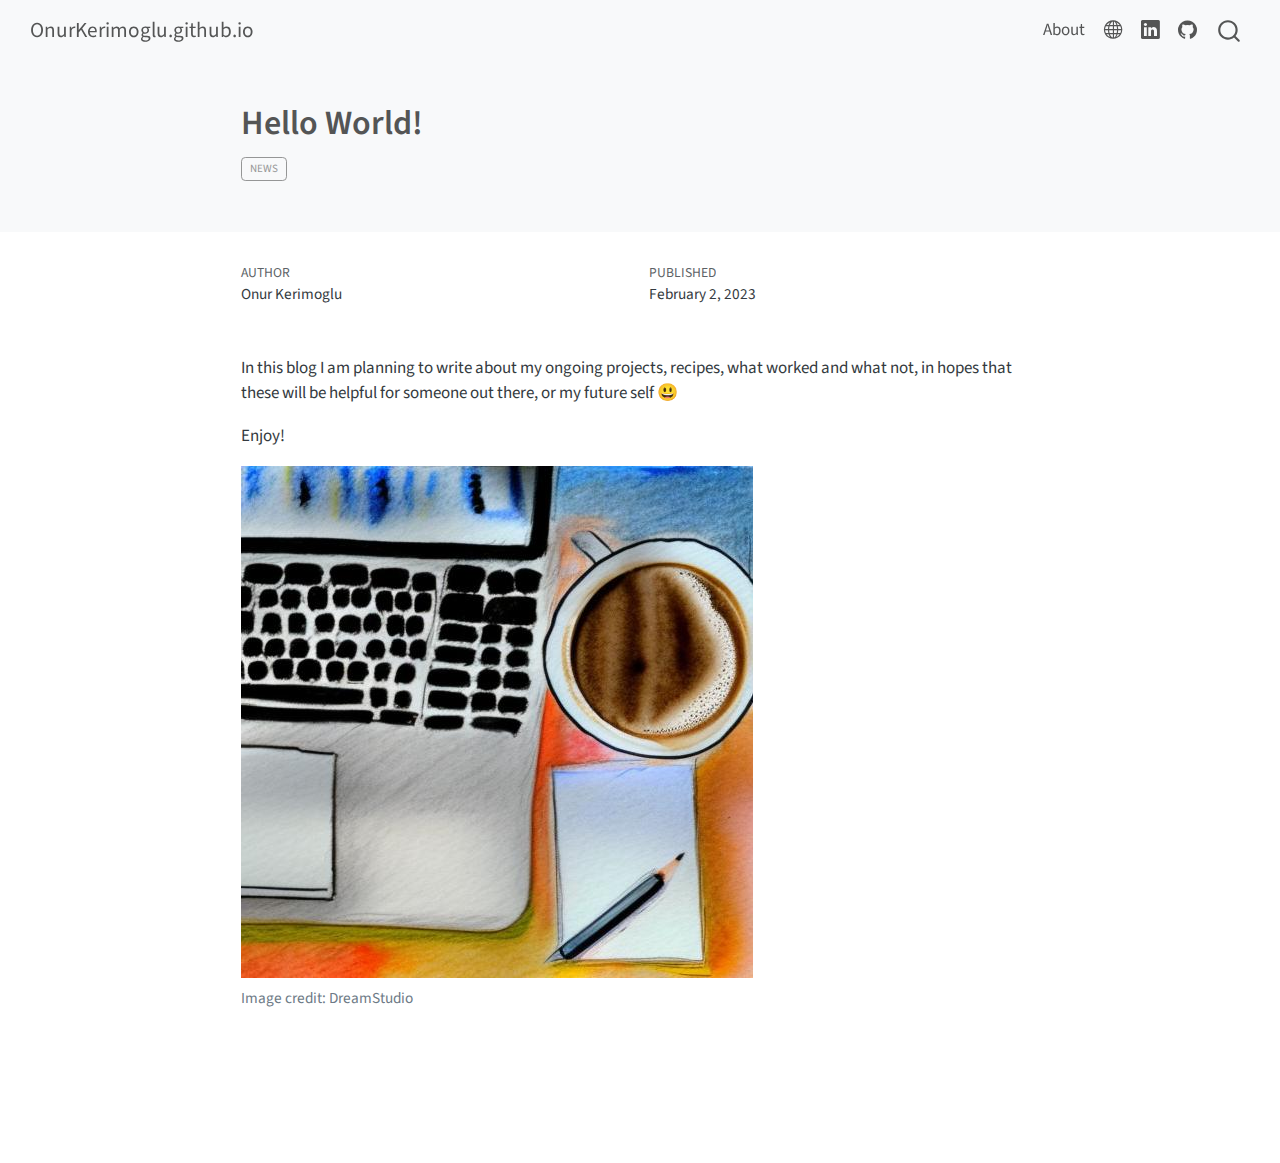
<file: posts/welcome/index.html>
<!DOCTYPE html>
<html xmlns="http://www.w3.org/1999/xhtml" lang="en" xml:lang="en"><head>

<meta charset="utf-8">
<meta name="generator" content="quarto-1.6.39">

<meta name="viewport" content="width=device-width, initial-scale=1.0, user-scalable=yes">

<meta name="author" content="Onur Kerimoglu">
<meta name="dcterms.date" content="2023-02-02">

<title>Hello World! – OnurKerimoglu.github.io</title>
<style>
code{white-space: pre-wrap;}
span.smallcaps{font-variant: small-caps;}
div.columns{display: flex; gap: min(4vw, 1.5em);}
div.column{flex: auto; overflow-x: auto;}
div.hanging-indent{margin-left: 1.5em; text-indent: -1.5em;}
ul.task-list{list-style: none;}
ul.task-list li input[type="checkbox"] {
  width: 0.8em;
  margin: 0 0.8em 0.2em -1em; /* quarto-specific, see https://github.com/quarto-dev/quarto-cli/issues/4556 */ 
  vertical-align: middle;
}
</style>


<script src="../../site_libs/quarto-nav/quarto-nav.js"></script>
<script src="../../site_libs/quarto-nav/headroom.min.js"></script>
<script src="../../site_libs/clipboard/clipboard.min.js"></script>
<script src="../../site_libs/quarto-search/autocomplete.umd.js"></script>
<script src="../../site_libs/quarto-search/fuse.min.js"></script>
<script src="../../site_libs/quarto-search/quarto-search.js"></script>
<meta name="quarto:offset" content="../../">
<script src="../../site_libs/quarto-html/quarto.js"></script>
<script src="../../site_libs/quarto-html/popper.min.js"></script>
<script src="../../site_libs/quarto-html/tippy.umd.min.js"></script>
<script src="../../site_libs/quarto-html/anchor.min.js"></script>
<link href="../../site_libs/quarto-html/tippy.css" rel="stylesheet">
<link href="../../site_libs/quarto-html/quarto-syntax-highlighting-e26003cea8cd680ca0c55a263523d882.css" rel="stylesheet" id="quarto-text-highlighting-styles">
<script src="../../site_libs/bootstrap/bootstrap.min.js"></script>
<link href="../../site_libs/bootstrap/bootstrap-icons.css" rel="stylesheet">
<link href="../../site_libs/bootstrap/bootstrap-8e654c165831b4976dcf0066251c6d9a.min.css" rel="stylesheet" append-hash="true" id="quarto-bootstrap" data-mode="light">
<script id="quarto-search-options" type="application/json">{
  "location": "navbar",
  "copy-button": false,
  "collapse-after": 3,
  "panel-placement": "end",
  "type": "overlay",
  "limit": 50,
  "keyboard-shortcut": [
    "f",
    "/",
    "s"
  ],
  "show-item-context": false,
  "language": {
    "search-no-results-text": "No results",
    "search-matching-documents-text": "matching documents",
    "search-copy-link-title": "Copy link to search",
    "search-hide-matches-text": "Hide additional matches",
    "search-more-match-text": "more match in this document",
    "search-more-matches-text": "more matches in this document",
    "search-clear-button-title": "Clear",
    "search-text-placeholder": "",
    "search-detached-cancel-button-title": "Cancel",
    "search-submit-button-title": "Submit",
    "search-label": "Search"
  }
}</script>


<link rel="stylesheet" href="../../styles.css">
</head>

<body class="nav-fixed fullcontent">

<div id="quarto-search-results"></div>
  <header id="quarto-header" class="headroom fixed-top quarto-banner">
    <nav class="navbar navbar-expand-lg " data-bs-theme="dark">
      <div class="navbar-container container-fluid">
      <div class="navbar-brand-container mx-auto">
    <a class="navbar-brand" href="../../index.html">
    <span class="navbar-title">OnurKerimoglu.github.io</span>
    </a>
  </div>
            <div id="quarto-search" class="" title="Search"></div>
          <button class="navbar-toggler" type="button" data-bs-toggle="collapse" data-bs-target="#navbarCollapse" aria-controls="navbarCollapse" role="menu" aria-expanded="false" aria-label="Toggle navigation" onclick="if (window.quartoToggleHeadroom) { window.quartoToggleHeadroom(); }">
  <span class="navbar-toggler-icon"></span>
</button>
          <div class="collapse navbar-collapse" id="navbarCollapse">
            <ul class="navbar-nav navbar-nav-scroll ms-auto">
  <li class="nav-item">
    <a class="nav-link" href="../../about.html"> 
<span class="menu-text">About</span></a>
  </li>  
  <li class="nav-item compact">
    <a class="nav-link" href="https://sites.google.com/view/onur-kerimoglu"> <i class="bi bi-globe" role="img">
</i> 
<span class="menu-text"></span></a>
  </li>  
  <li class="nav-item compact">
    <a class="nav-link" href="https://www.linkedin.com/in/onur-kerimoglu/"> <i class="bi bi-linkedin" role="img">
</i> 
<span class="menu-text"></span></a>
  </li>  
  <li class="nav-item compact">
    <a class="nav-link" href="https://github.com/OnurKerimoglu"> <i class="bi bi-github" role="img">
</i> 
<span class="menu-text"></span></a>
  </li>  
</ul>
          </div> <!-- /navcollapse -->
            <div class="quarto-navbar-tools">
</div>
      </div> <!-- /container-fluid -->
    </nav>
</header>
<!-- content -->
<header id="title-block-header" class="quarto-title-block default page-columns page-full">
  <div class="quarto-title-banner page-columns page-full">
    <div class="quarto-title column-body">
      <h1 class="title">Hello World!</h1>
                                <div class="quarto-categories">
                <div class="quarto-category">news</div>
              </div>
                  </div>
  </div>
    
  
  <div class="quarto-title-meta">

      <div>
      <div class="quarto-title-meta-heading">Author</div>
      <div class="quarto-title-meta-contents">
               <p>Onur Kerimoglu </p>
            </div>
    </div>
      
      <div>
      <div class="quarto-title-meta-heading">Published</div>
      <div class="quarto-title-meta-contents">
        <p class="date">February 2, 2023</p>
      </div>
    </div>
    
      
    </div>
    
  
  </header><div id="quarto-content" class="quarto-container page-columns page-rows-contents page-layout-article page-navbar">
<!-- sidebar -->
<!-- margin-sidebar -->
    
<!-- main -->
<main class="content quarto-banner-title-block" id="quarto-document-content">





<p>In this blog I am planning to write about my ongoing projects, recipes, what worked and what not, in hopes that these will be helpful for someone out there, or my future self 😃</p>
<p>Enjoy!</p>
<div class="quarto-figure quarto-figure-left">
<figure class="figure">
<p><img src="DreamStudio_a_pencil_and_watercolor_drawing_of_steaming_coffee_next_to_a_computer_keyboard_on_desk.jpg" class="img-fluid figure-img"></p>
<figcaption>Image credit: DreamStudio</figcaption>
</figure>
</div>



</main> <!-- /main -->
<script id="quarto-html-after-body" type="application/javascript">
window.document.addEventListener("DOMContentLoaded", function (event) {
  const toggleBodyColorMode = (bsSheetEl) => {
    const mode = bsSheetEl.getAttribute("data-mode");
    const bodyEl = window.document.querySelector("body");
    if (mode === "dark") {
      bodyEl.classList.add("quarto-dark");
      bodyEl.classList.remove("quarto-light");
    } else {
      bodyEl.classList.add("quarto-light");
      bodyEl.classList.remove("quarto-dark");
    }
  }
  const toggleBodyColorPrimary = () => {
    const bsSheetEl = window.document.querySelector("link#quarto-bootstrap");
    if (bsSheetEl) {
      toggleBodyColorMode(bsSheetEl);
    }
  }
  toggleBodyColorPrimary();  
  const icon = "";
  const anchorJS = new window.AnchorJS();
  anchorJS.options = {
    placement: 'right',
    icon: icon
  };
  anchorJS.add('.anchored');
  const isCodeAnnotation = (el) => {
    for (const clz of el.classList) {
      if (clz.startsWith('code-annotation-')) {                     
        return true;
      }
    }
    return false;
  }
  const onCopySuccess = function(e) {
    // button target
    const button = e.trigger;
    // don't keep focus
    button.blur();
    // flash "checked"
    button.classList.add('code-copy-button-checked');
    var currentTitle = button.getAttribute("title");
    button.setAttribute("title", "Copied!");
    let tooltip;
    if (window.bootstrap) {
      button.setAttribute("data-bs-toggle", "tooltip");
      button.setAttribute("data-bs-placement", "left");
      button.setAttribute("data-bs-title", "Copied!");
      tooltip = new bootstrap.Tooltip(button, 
        { trigger: "manual", 
          customClass: "code-copy-button-tooltip",
          offset: [0, -8]});
      tooltip.show();    
    }
    setTimeout(function() {
      if (tooltip) {
        tooltip.hide();
        button.removeAttribute("data-bs-title");
        button.removeAttribute("data-bs-toggle");
        button.removeAttribute("data-bs-placement");
      }
      button.setAttribute("title", currentTitle);
      button.classList.remove('code-copy-button-checked');
    }, 1000);
    // clear code selection
    e.clearSelection();
  }
  const getTextToCopy = function(trigger) {
      const codeEl = trigger.previousElementSibling.cloneNode(true);
      for (const childEl of codeEl.children) {
        if (isCodeAnnotation(childEl)) {
          childEl.remove();
        }
      }
      return codeEl.innerText;
  }
  const clipboard = new window.ClipboardJS('.code-copy-button:not([data-in-quarto-modal])', {
    text: getTextToCopy
  });
  clipboard.on('success', onCopySuccess);
  if (window.document.getElementById('quarto-embedded-source-code-modal')) {
    const clipboardModal = new window.ClipboardJS('.code-copy-button[data-in-quarto-modal]', {
      text: getTextToCopy,
      container: window.document.getElementById('quarto-embedded-source-code-modal')
    });
    clipboardModal.on('success', onCopySuccess);
  }
    var localhostRegex = new RegExp(/^(?:http|https):\/\/localhost\:?[0-9]*\//);
    var mailtoRegex = new RegExp(/^mailto:/);
      var filterRegex = new RegExp("https:\/\/OnurKerimoglu\.github\.io\/");
    var isInternal = (href) => {
        return filterRegex.test(href) || localhostRegex.test(href) || mailtoRegex.test(href);
    }
    // Inspect non-navigation links and adorn them if external
 	var links = window.document.querySelectorAll('a[href]:not(.nav-link):not(.navbar-brand):not(.toc-action):not(.sidebar-link):not(.sidebar-item-toggle):not(.pagination-link):not(.no-external):not([aria-hidden]):not(.dropdown-item):not(.quarto-navigation-tool):not(.about-link)');
    for (var i=0; i<links.length; i++) {
      const link = links[i];
      if (!isInternal(link.href)) {
        // undo the damage that might have been done by quarto-nav.js in the case of
        // links that we want to consider external
        if (link.dataset.originalHref !== undefined) {
          link.href = link.dataset.originalHref;
        }
      }
    }
  function tippyHover(el, contentFn, onTriggerFn, onUntriggerFn) {
    const config = {
      allowHTML: true,
      maxWidth: 500,
      delay: 100,
      arrow: false,
      appendTo: function(el) {
          return el.parentElement;
      },
      interactive: true,
      interactiveBorder: 10,
      theme: 'quarto',
      placement: 'bottom-start',
    };
    if (contentFn) {
      config.content = contentFn;
    }
    if (onTriggerFn) {
      config.onTrigger = onTriggerFn;
    }
    if (onUntriggerFn) {
      config.onUntrigger = onUntriggerFn;
    }
    window.tippy(el, config); 
  }
  const noterefs = window.document.querySelectorAll('a[role="doc-noteref"]');
  for (var i=0; i<noterefs.length; i++) {
    const ref = noterefs[i];
    tippyHover(ref, function() {
      // use id or data attribute instead here
      let href = ref.getAttribute('data-footnote-href') || ref.getAttribute('href');
      try { href = new URL(href).hash; } catch {}
      const id = href.replace(/^#\/?/, "");
      const note = window.document.getElementById(id);
      if (note) {
        return note.innerHTML;
      } else {
        return "";
      }
    });
  }
  const xrefs = window.document.querySelectorAll('a.quarto-xref');
  const processXRef = (id, note) => {
    // Strip column container classes
    const stripColumnClz = (el) => {
      el.classList.remove("page-full", "page-columns");
      if (el.children) {
        for (const child of el.children) {
          stripColumnClz(child);
        }
      }
    }
    stripColumnClz(note)
    if (id === null || id.startsWith('sec-')) {
      // Special case sections, only their first couple elements
      const container = document.createElement("div");
      if (note.children && note.children.length > 2) {
        container.appendChild(note.children[0].cloneNode(true));
        for (let i = 1; i < note.children.length; i++) {
          const child = note.children[i];
          if (child.tagName === "P" && child.innerText === "") {
            continue;
          } else {
            container.appendChild(child.cloneNode(true));
            break;
          }
        }
        if (window.Quarto?.typesetMath) {
          window.Quarto.typesetMath(container);
        }
        return container.innerHTML
      } else {
        if (window.Quarto?.typesetMath) {
          window.Quarto.typesetMath(note);
        }
        return note.innerHTML;
      }
    } else {
      // Remove any anchor links if they are present
      const anchorLink = note.querySelector('a.anchorjs-link');
      if (anchorLink) {
        anchorLink.remove();
      }
      if (window.Quarto?.typesetMath) {
        window.Quarto.typesetMath(note);
      }
      if (note.classList.contains("callout")) {
        return note.outerHTML;
      } else {
        return note.innerHTML;
      }
    }
  }
  for (var i=0; i<xrefs.length; i++) {
    const xref = xrefs[i];
    tippyHover(xref, undefined, function(instance) {
      instance.disable();
      let url = xref.getAttribute('href');
      let hash = undefined; 
      if (url.startsWith('#')) {
        hash = url;
      } else {
        try { hash = new URL(url).hash; } catch {}
      }
      if (hash) {
        const id = hash.replace(/^#\/?/, "");
        const note = window.document.getElementById(id);
        if (note !== null) {
          try {
            const html = processXRef(id, note.cloneNode(true));
            instance.setContent(html);
          } finally {
            instance.enable();
            instance.show();
          }
        } else {
          // See if we can fetch this
          fetch(url.split('#')[0])
          .then(res => res.text())
          .then(html => {
            const parser = new DOMParser();
            const htmlDoc = parser.parseFromString(html, "text/html");
            const note = htmlDoc.getElementById(id);
            if (note !== null) {
              const html = processXRef(id, note);
              instance.setContent(html);
            } 
          }).finally(() => {
            instance.enable();
            instance.show();
          });
        }
      } else {
        // See if we can fetch a full url (with no hash to target)
        // This is a special case and we should probably do some content thinning / targeting
        fetch(url)
        .then(res => res.text())
        .then(html => {
          const parser = new DOMParser();
          const htmlDoc = parser.parseFromString(html, "text/html");
          const note = htmlDoc.querySelector('main.content');
          if (note !== null) {
            // This should only happen for chapter cross references
            // (since there is no id in the URL)
            // remove the first header
            if (note.children.length > 0 && note.children[0].tagName === "HEADER") {
              note.children[0].remove();
            }
            const html = processXRef(null, note);
            instance.setContent(html);
          } 
        }).finally(() => {
          instance.enable();
          instance.show();
        });
      }
    }, function(instance) {
    });
  }
      let selectedAnnoteEl;
      const selectorForAnnotation = ( cell, annotation) => {
        let cellAttr = 'data-code-cell="' + cell + '"';
        let lineAttr = 'data-code-annotation="' +  annotation + '"';
        const selector = 'span[' + cellAttr + '][' + lineAttr + ']';
        return selector;
      }
      const selectCodeLines = (annoteEl) => {
        const doc = window.document;
        const targetCell = annoteEl.getAttribute("data-target-cell");
        const targetAnnotation = annoteEl.getAttribute("data-target-annotation");
        const annoteSpan = window.document.querySelector(selectorForAnnotation(targetCell, targetAnnotation));
        const lines = annoteSpan.getAttribute("data-code-lines").split(",");
        const lineIds = lines.map((line) => {
          return targetCell + "-" + line;
        })
        let top = null;
        let height = null;
        let parent = null;
        if (lineIds.length > 0) {
            //compute the position of the single el (top and bottom and make a div)
            const el = window.document.getElementById(lineIds[0]);
            top = el.offsetTop;
            height = el.offsetHeight;
            parent = el.parentElement.parentElement;
          if (lineIds.length > 1) {
            const lastEl = window.document.getElementById(lineIds[lineIds.length - 1]);
            const bottom = lastEl.offsetTop + lastEl.offsetHeight;
            height = bottom - top;
          }
          if (top !== null && height !== null && parent !== null) {
            // cook up a div (if necessary) and position it 
            let div = window.document.getElementById("code-annotation-line-highlight");
            if (div === null) {
              div = window.document.createElement("div");
              div.setAttribute("id", "code-annotation-line-highlight");
              div.style.position = 'absolute';
              parent.appendChild(div);
            }
            div.style.top = top - 2 + "px";
            div.style.height = height + 4 + "px";
            div.style.left = 0;
            let gutterDiv = window.document.getElementById("code-annotation-line-highlight-gutter");
            if (gutterDiv === null) {
              gutterDiv = window.document.createElement("div");
              gutterDiv.setAttribute("id", "code-annotation-line-highlight-gutter");
              gutterDiv.style.position = 'absolute';
              const codeCell = window.document.getElementById(targetCell);
              const gutter = codeCell.querySelector('.code-annotation-gutter');
              gutter.appendChild(gutterDiv);
            }
            gutterDiv.style.top = top - 2 + "px";
            gutterDiv.style.height = height + 4 + "px";
          }
          selectedAnnoteEl = annoteEl;
        }
      };
      const unselectCodeLines = () => {
        const elementsIds = ["code-annotation-line-highlight", "code-annotation-line-highlight-gutter"];
        elementsIds.forEach((elId) => {
          const div = window.document.getElementById(elId);
          if (div) {
            div.remove();
          }
        });
        selectedAnnoteEl = undefined;
      };
        // Handle positioning of the toggle
    window.addEventListener(
      "resize",
      throttle(() => {
        elRect = undefined;
        if (selectedAnnoteEl) {
          selectCodeLines(selectedAnnoteEl);
        }
      }, 10)
    );
    function throttle(fn, ms) {
    let throttle = false;
    let timer;
      return (...args) => {
        if(!throttle) { // first call gets through
            fn.apply(this, args);
            throttle = true;
        } else { // all the others get throttled
            if(timer) clearTimeout(timer); // cancel #2
            timer = setTimeout(() => {
              fn.apply(this, args);
              timer = throttle = false;
            }, ms);
        }
      };
    }
      // Attach click handler to the DT
      const annoteDls = window.document.querySelectorAll('dt[data-target-cell]');
      for (const annoteDlNode of annoteDls) {
        annoteDlNode.addEventListener('click', (event) => {
          const clickedEl = event.target;
          if (clickedEl !== selectedAnnoteEl) {
            unselectCodeLines();
            const activeEl = window.document.querySelector('dt[data-target-cell].code-annotation-active');
            if (activeEl) {
              activeEl.classList.remove('code-annotation-active');
            }
            selectCodeLines(clickedEl);
            clickedEl.classList.add('code-annotation-active');
          } else {
            // Unselect the line
            unselectCodeLines();
            clickedEl.classList.remove('code-annotation-active');
          }
        });
      }
  const findCites = (el) => {
    const parentEl = el.parentElement;
    if (parentEl) {
      const cites = parentEl.dataset.cites;
      if (cites) {
        return {
          el,
          cites: cites.split(' ')
        };
      } else {
        return findCites(el.parentElement)
      }
    } else {
      return undefined;
    }
  };
  var bibliorefs = window.document.querySelectorAll('a[role="doc-biblioref"]');
  for (var i=0; i<bibliorefs.length; i++) {
    const ref = bibliorefs[i];
    const citeInfo = findCites(ref);
    if (citeInfo) {
      tippyHover(citeInfo.el, function() {
        var popup = window.document.createElement('div');
        citeInfo.cites.forEach(function(cite) {
          var citeDiv = window.document.createElement('div');
          citeDiv.classList.add('hanging-indent');
          citeDiv.classList.add('csl-entry');
          var biblioDiv = window.document.getElementById('ref-' + cite);
          if (biblioDiv) {
            citeDiv.innerHTML = biblioDiv.innerHTML;
          }
          popup.appendChild(citeDiv);
        });
        return popup.innerHTML;
      });
    }
  }
});
</script>
</div> <!-- /content -->




</body></html>
</file>
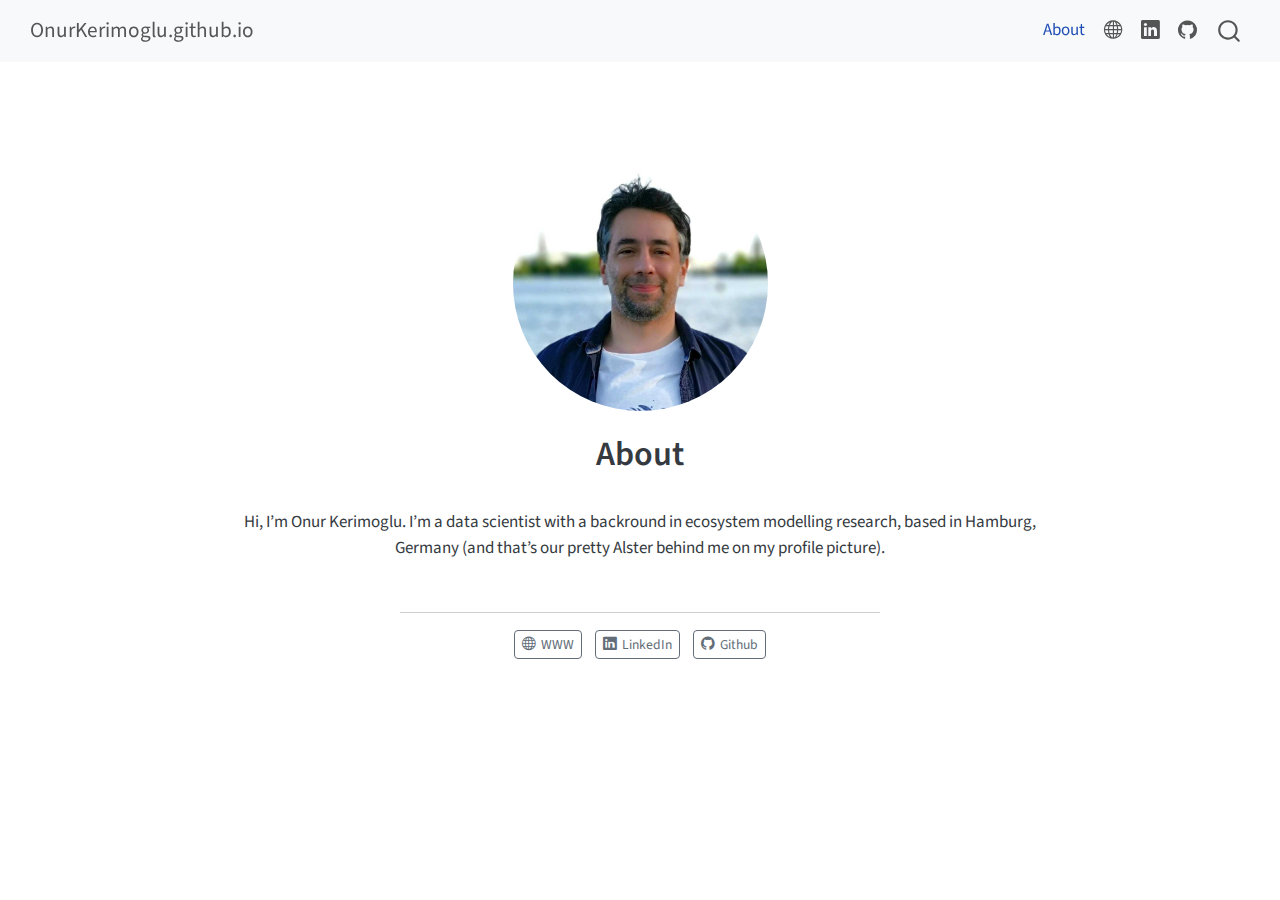
<file: about.html>
<!DOCTYPE html>
<html xmlns="http://www.w3.org/1999/xhtml" lang="en" xml:lang="en"><head>

<meta charset="utf-8">
<meta name="generator" content="quarto-1.6.39">

<meta name="viewport" content="width=device-width, initial-scale=1.0, user-scalable=yes">


<title>About – OnurKerimoglu.github.io</title>
<style>
code{white-space: pre-wrap;}
span.smallcaps{font-variant: small-caps;}
div.columns{display: flex; gap: min(4vw, 1.5em);}
div.column{flex: auto; overflow-x: auto;}
div.hanging-indent{margin-left: 1.5em; text-indent: -1.5em;}
ul.task-list{list-style: none;}
ul.task-list li input[type="checkbox"] {
  width: 0.8em;
  margin: 0 0.8em 0.2em -1em; /* quarto-specific, see https://github.com/quarto-dev/quarto-cli/issues/4556 */ 
  vertical-align: middle;
}
</style>


<script src="site_libs/quarto-nav/quarto-nav.js"></script>
<script src="site_libs/quarto-nav/headroom.min.js"></script>
<script src="site_libs/clipboard/clipboard.min.js"></script>
<script src="site_libs/quarto-search/autocomplete.umd.js"></script>
<script src="site_libs/quarto-search/fuse.min.js"></script>
<script src="site_libs/quarto-search/quarto-search.js"></script>
<meta name="quarto:offset" content="./">
<script src="site_libs/quarto-html/quarto.js"></script>
<script src="site_libs/quarto-html/popper.min.js"></script>
<script src="site_libs/quarto-html/tippy.umd.min.js"></script>
<link href="site_libs/quarto-html/tippy.css" rel="stylesheet">
<link href="site_libs/quarto-html/quarto-syntax-highlighting-e26003cea8cd680ca0c55a263523d882.css" rel="stylesheet" id="quarto-text-highlighting-styles">
<script src="site_libs/bootstrap/bootstrap.min.js"></script>
<link href="site_libs/bootstrap/bootstrap-icons.css" rel="stylesheet">
<link href="site_libs/bootstrap/bootstrap-8e654c165831b4976dcf0066251c6d9a.min.css" rel="stylesheet" append-hash="true" id="quarto-bootstrap" data-mode="light">
<script id="quarto-search-options" type="application/json">{
  "location": "navbar",
  "copy-button": false,
  "collapse-after": 3,
  "panel-placement": "end",
  "type": "overlay",
  "limit": 50,
  "keyboard-shortcut": [
    "f",
    "/",
    "s"
  ],
  "show-item-context": false,
  "language": {
    "search-no-results-text": "No results",
    "search-matching-documents-text": "matching documents",
    "search-copy-link-title": "Copy link to search",
    "search-hide-matches-text": "Hide additional matches",
    "search-more-match-text": "more match in this document",
    "search-more-matches-text": "more matches in this document",
    "search-clear-button-title": "Clear",
    "search-text-placeholder": "",
    "search-detached-cancel-button-title": "Cancel",
    "search-submit-button-title": "Submit",
    "search-label": "Search"
  }
}</script>


<link rel="stylesheet" href="styles.css">
</head>

<body class="nav-fixed fullcontent">

<div id="quarto-search-results"></div>
  <header id="quarto-header" class="headroom fixed-top">
    <nav class="navbar navbar-expand-lg " data-bs-theme="dark">
      <div class="navbar-container container-fluid">
      <div class="navbar-brand-container mx-auto">
    <a class="navbar-brand" href="./index.html">
    <span class="navbar-title">OnurKerimoglu.github.io</span>
    </a>
  </div>
            <div id="quarto-search" class="" title="Search"></div>
          <button class="navbar-toggler" type="button" data-bs-toggle="collapse" data-bs-target="#navbarCollapse" aria-controls="navbarCollapse" role="menu" aria-expanded="false" aria-label="Toggle navigation" onclick="if (window.quartoToggleHeadroom) { window.quartoToggleHeadroom(); }">
  <span class="navbar-toggler-icon"></span>
</button>
          <div class="collapse navbar-collapse" id="navbarCollapse">
            <ul class="navbar-nav navbar-nav-scroll ms-auto">
  <li class="nav-item">
    <a class="nav-link active" href="./about.html" aria-current="page"> 
<span class="menu-text">About</span></a>
  </li>  
  <li class="nav-item compact">
    <a class="nav-link" href="https://sites.google.com/view/onur-kerimoglu"> <i class="bi bi-globe" role="img">
</i> 
<span class="menu-text"></span></a>
  </li>  
  <li class="nav-item compact">
    <a class="nav-link" href="https://www.linkedin.com/in/onur-kerimoglu/"> <i class="bi bi-linkedin" role="img">
</i> 
<span class="menu-text"></span></a>
  </li>  
  <li class="nav-item compact">
    <a class="nav-link" href="https://github.com/OnurKerimoglu"> <i class="bi bi-github" role="img">
</i> 
<span class="menu-text"></span></a>
  </li>  
</ul>
          </div> <!-- /navcollapse -->
            <div class="quarto-navbar-tools">
</div>
      </div> <!-- /container-fluid -->
    </nav>
</header>
<!-- content -->
<div id="quarto-content" class="quarto-container page-columns page-rows-contents page-layout-article page-navbar">
<!-- sidebar -->
<!-- margin-sidebar -->
    
<!-- main -->
<div class="quarto-about-jolla">
  <img src="onur_alster_cropped_q50.jpg" class="about-image
  round " style="height: 15em; width: 15em;">
 <header id="title-block-header" class="quarto-title-block default">
<div class="quarto-title">
<h1 class="title">About</h1>
</div>
<div class="quarto-title-meta">
  </div>
</header><main class="content" id="quarto-document-content">
<p>Hi, I’m Onur Kerimoglu. I’m a data scientist with a backround in ecosystem modelling research, based in Hamburg, Germany (and that’s our pretty Alster behind me on my profile picture).</p>


</main> 
  <hr class="about-sep">
   <div class="about-links">
  <a href="https://sites.google.com/view/onur-kerimoglu" class="about-link" rel="" target="">
    <i class="bi bi-globe"></i>
     <span class="about-link-text">WWW</span>
  </a>
  <a href="https://www.linkedin.com/in/onur-kerimoglu/" class="about-link" rel="" target="">
    <i class="bi bi-linkedin"></i>
     <span class="about-link-text">LinkedIn</span>
  </a>
  <a href="https://github.com/OnurKerimoglu" class="about-link" rel="" target="">
    <i class="bi bi-github"></i>
     <span class="about-link-text">Github</span>
  </a>
</div>
</div>
 <!-- /main -->
<script id="quarto-html-after-body" type="application/javascript">
window.document.addEventListener("DOMContentLoaded", function (event) {
  const toggleBodyColorMode = (bsSheetEl) => {
    const mode = bsSheetEl.getAttribute("data-mode");
    const bodyEl = window.document.querySelector("body");
    if (mode === "dark") {
      bodyEl.classList.add("quarto-dark");
      bodyEl.classList.remove("quarto-light");
    } else {
      bodyEl.classList.add("quarto-light");
      bodyEl.classList.remove("quarto-dark");
    }
  }
  const toggleBodyColorPrimary = () => {
    const bsSheetEl = window.document.querySelector("link#quarto-bootstrap");
    if (bsSheetEl) {
      toggleBodyColorMode(bsSheetEl);
    }
  }
  toggleBodyColorPrimary();  
  const isCodeAnnotation = (el) => {
    for (const clz of el.classList) {
      if (clz.startsWith('code-annotation-')) {                     
        return true;
      }
    }
    return false;
  }
  const onCopySuccess = function(e) {
    // button target
    const button = e.trigger;
    // don't keep focus
    button.blur();
    // flash "checked"
    button.classList.add('code-copy-button-checked');
    var currentTitle = button.getAttribute("title");
    button.setAttribute("title", "Copied!");
    let tooltip;
    if (window.bootstrap) {
      button.setAttribute("data-bs-toggle", "tooltip");
      button.setAttribute("data-bs-placement", "left");
      button.setAttribute("data-bs-title", "Copied!");
      tooltip = new bootstrap.Tooltip(button, 
        { trigger: "manual", 
          customClass: "code-copy-button-tooltip",
          offset: [0, -8]});
      tooltip.show();    
    }
    setTimeout(function() {
      if (tooltip) {
        tooltip.hide();
        button.removeAttribute("data-bs-title");
        button.removeAttribute("data-bs-toggle");
        button.removeAttribute("data-bs-placement");
      }
      button.setAttribute("title", currentTitle);
      button.classList.remove('code-copy-button-checked');
    }, 1000);
    // clear code selection
    e.clearSelection();
  }
  const getTextToCopy = function(trigger) {
      const codeEl = trigger.previousElementSibling.cloneNode(true);
      for (const childEl of codeEl.children) {
        if (isCodeAnnotation(childEl)) {
          childEl.remove();
        }
      }
      return codeEl.innerText;
  }
  const clipboard = new window.ClipboardJS('.code-copy-button:not([data-in-quarto-modal])', {
    text: getTextToCopy
  });
  clipboard.on('success', onCopySuccess);
  if (window.document.getElementById('quarto-embedded-source-code-modal')) {
    const clipboardModal = new window.ClipboardJS('.code-copy-button[data-in-quarto-modal]', {
      text: getTextToCopy,
      container: window.document.getElementById('quarto-embedded-source-code-modal')
    });
    clipboardModal.on('success', onCopySuccess);
  }
    var localhostRegex = new RegExp(/^(?:http|https):\/\/localhost\:?[0-9]*\//);
    var mailtoRegex = new RegExp(/^mailto:/);
      var filterRegex = new RegExp("https:\/\/OnurKerimoglu\.github\.io\/");
    var isInternal = (href) => {
        return filterRegex.test(href) || localhostRegex.test(href) || mailtoRegex.test(href);
    }
    // Inspect non-navigation links and adorn them if external
 	var links = window.document.querySelectorAll('a[href]:not(.nav-link):not(.navbar-brand):not(.toc-action):not(.sidebar-link):not(.sidebar-item-toggle):not(.pagination-link):not(.no-external):not([aria-hidden]):not(.dropdown-item):not(.quarto-navigation-tool):not(.about-link)');
    for (var i=0; i<links.length; i++) {
      const link = links[i];
      if (!isInternal(link.href)) {
        // undo the damage that might have been done by quarto-nav.js in the case of
        // links that we want to consider external
        if (link.dataset.originalHref !== undefined) {
          link.href = link.dataset.originalHref;
        }
      }
    }
  function tippyHover(el, contentFn, onTriggerFn, onUntriggerFn) {
    const config = {
      allowHTML: true,
      maxWidth: 500,
      delay: 100,
      arrow: false,
      appendTo: function(el) {
          return el.parentElement;
      },
      interactive: true,
      interactiveBorder: 10,
      theme: 'quarto',
      placement: 'bottom-start',
    };
    if (contentFn) {
      config.content = contentFn;
    }
    if (onTriggerFn) {
      config.onTrigger = onTriggerFn;
    }
    if (onUntriggerFn) {
      config.onUntrigger = onUntriggerFn;
    }
    window.tippy(el, config); 
  }
  const noterefs = window.document.querySelectorAll('a[role="doc-noteref"]');
  for (var i=0; i<noterefs.length; i++) {
    const ref = noterefs[i];
    tippyHover(ref, function() {
      // use id or data attribute instead here
      let href = ref.getAttribute('data-footnote-href') || ref.getAttribute('href');
      try { href = new URL(href).hash; } catch {}
      const id = href.replace(/^#\/?/, "");
      const note = window.document.getElementById(id);
      if (note) {
        return note.innerHTML;
      } else {
        return "";
      }
    });
  }
  const xrefs = window.document.querySelectorAll('a.quarto-xref');
  const processXRef = (id, note) => {
    // Strip column container classes
    const stripColumnClz = (el) => {
      el.classList.remove("page-full", "page-columns");
      if (el.children) {
        for (const child of el.children) {
          stripColumnClz(child);
        }
      }
    }
    stripColumnClz(note)
    if (id === null || id.startsWith('sec-')) {
      // Special case sections, only their first couple elements
      const container = document.createElement("div");
      if (note.children && note.children.length > 2) {
        container.appendChild(note.children[0].cloneNode(true));
        for (let i = 1; i < note.children.length; i++) {
          const child = note.children[i];
          if (child.tagName === "P" && child.innerText === "") {
            continue;
          } else {
            container.appendChild(child.cloneNode(true));
            break;
          }
        }
        if (window.Quarto?.typesetMath) {
          window.Quarto.typesetMath(container);
        }
        return container.innerHTML
      } else {
        if (window.Quarto?.typesetMath) {
          window.Quarto.typesetMath(note);
        }
        return note.innerHTML;
      }
    } else {
      // Remove any anchor links if they are present
      const anchorLink = note.querySelector('a.anchorjs-link');
      if (anchorLink) {
        anchorLink.remove();
      }
      if (window.Quarto?.typesetMath) {
        window.Quarto.typesetMath(note);
      }
      if (note.classList.contains("callout")) {
        return note.outerHTML;
      } else {
        return note.innerHTML;
      }
    }
  }
  for (var i=0; i<xrefs.length; i++) {
    const xref = xrefs[i];
    tippyHover(xref, undefined, function(instance) {
      instance.disable();
      let url = xref.getAttribute('href');
      let hash = undefined; 
      if (url.startsWith('#')) {
        hash = url;
      } else {
        try { hash = new URL(url).hash; } catch {}
      }
      if (hash) {
        const id = hash.replace(/^#\/?/, "");
        const note = window.document.getElementById(id);
        if (note !== null) {
          try {
            const html = processXRef(id, note.cloneNode(true));
            instance.setContent(html);
          } finally {
            instance.enable();
            instance.show();
          }
        } else {
          // See if we can fetch this
          fetch(url.split('#')[0])
          .then(res => res.text())
          .then(html => {
            const parser = new DOMParser();
            const htmlDoc = parser.parseFromString(html, "text/html");
            const note = htmlDoc.getElementById(id);
            if (note !== null) {
              const html = processXRef(id, note);
              instance.setContent(html);
            } 
          }).finally(() => {
            instance.enable();
            instance.show();
          });
        }
      } else {
        // See if we can fetch a full url (with no hash to target)
        // This is a special case and we should probably do some content thinning / targeting
        fetch(url)
        .then(res => res.text())
        .then(html => {
          const parser = new DOMParser();
          const htmlDoc = parser.parseFromString(html, "text/html");
          const note = htmlDoc.querySelector('main.content');
          if (note !== null) {
            // This should only happen for chapter cross references
            // (since there is no id in the URL)
            // remove the first header
            if (note.children.length > 0 && note.children[0].tagName === "HEADER") {
              note.children[0].remove();
            }
            const html = processXRef(null, note);
            instance.setContent(html);
          } 
        }).finally(() => {
          instance.enable();
          instance.show();
        });
      }
    }, function(instance) {
    });
  }
      let selectedAnnoteEl;
      const selectorForAnnotation = ( cell, annotation) => {
        let cellAttr = 'data-code-cell="' + cell + '"';
        let lineAttr = 'data-code-annotation="' +  annotation + '"';
        const selector = 'span[' + cellAttr + '][' + lineAttr + ']';
        return selector;
      }
      const selectCodeLines = (annoteEl) => {
        const doc = window.document;
        const targetCell = annoteEl.getAttribute("data-target-cell");
        const targetAnnotation = annoteEl.getAttribute("data-target-annotation");
        const annoteSpan = window.document.querySelector(selectorForAnnotation(targetCell, targetAnnotation));
        const lines = annoteSpan.getAttribute("data-code-lines").split(",");
        const lineIds = lines.map((line) => {
          return targetCell + "-" + line;
        })
        let top = null;
        let height = null;
        let parent = null;
        if (lineIds.length > 0) {
            //compute the position of the single el (top and bottom and make a div)
            const el = window.document.getElementById(lineIds[0]);
            top = el.offsetTop;
            height = el.offsetHeight;
            parent = el.parentElement.parentElement;
          if (lineIds.length > 1) {
            const lastEl = window.document.getElementById(lineIds[lineIds.length - 1]);
            const bottom = lastEl.offsetTop + lastEl.offsetHeight;
            height = bottom - top;
          }
          if (top !== null && height !== null && parent !== null) {
            // cook up a div (if necessary) and position it 
            let div = window.document.getElementById("code-annotation-line-highlight");
            if (div === null) {
              div = window.document.createElement("div");
              div.setAttribute("id", "code-annotation-line-highlight");
              div.style.position = 'absolute';
              parent.appendChild(div);
            }
            div.style.top = top - 2 + "px";
            div.style.height = height + 4 + "px";
            div.style.left = 0;
            let gutterDiv = window.document.getElementById("code-annotation-line-highlight-gutter");
            if (gutterDiv === null) {
              gutterDiv = window.document.createElement("div");
              gutterDiv.setAttribute("id", "code-annotation-line-highlight-gutter");
              gutterDiv.style.position = 'absolute';
              const codeCell = window.document.getElementById(targetCell);
              const gutter = codeCell.querySelector('.code-annotation-gutter');
              gutter.appendChild(gutterDiv);
            }
            gutterDiv.style.top = top - 2 + "px";
            gutterDiv.style.height = height + 4 + "px";
          }
          selectedAnnoteEl = annoteEl;
        }
      };
      const unselectCodeLines = () => {
        const elementsIds = ["code-annotation-line-highlight", "code-annotation-line-highlight-gutter"];
        elementsIds.forEach((elId) => {
          const div = window.document.getElementById(elId);
          if (div) {
            div.remove();
          }
        });
        selectedAnnoteEl = undefined;
      };
        // Handle positioning of the toggle
    window.addEventListener(
      "resize",
      throttle(() => {
        elRect = undefined;
        if (selectedAnnoteEl) {
          selectCodeLines(selectedAnnoteEl);
        }
      }, 10)
    );
    function throttle(fn, ms) {
    let throttle = false;
    let timer;
      return (...args) => {
        if(!throttle) { // first call gets through
            fn.apply(this, args);
            throttle = true;
        } else { // all the others get throttled
            if(timer) clearTimeout(timer); // cancel #2
            timer = setTimeout(() => {
              fn.apply(this, args);
              timer = throttle = false;
            }, ms);
        }
      };
    }
      // Attach click handler to the DT
      const annoteDls = window.document.querySelectorAll('dt[data-target-cell]');
      for (const annoteDlNode of annoteDls) {
        annoteDlNode.addEventListener('click', (event) => {
          const clickedEl = event.target;
          if (clickedEl !== selectedAnnoteEl) {
            unselectCodeLines();
            const activeEl = window.document.querySelector('dt[data-target-cell].code-annotation-active');
            if (activeEl) {
              activeEl.classList.remove('code-annotation-active');
            }
            selectCodeLines(clickedEl);
            clickedEl.classList.add('code-annotation-active');
          } else {
            // Unselect the line
            unselectCodeLines();
            clickedEl.classList.remove('code-annotation-active');
          }
        });
      }
  const findCites = (el) => {
    const parentEl = el.parentElement;
    if (parentEl) {
      const cites = parentEl.dataset.cites;
      if (cites) {
        return {
          el,
          cites: cites.split(' ')
        };
      } else {
        return findCites(el.parentElement)
      }
    } else {
      return undefined;
    }
  };
  var bibliorefs = window.document.querySelectorAll('a[role="doc-biblioref"]');
  for (var i=0; i<bibliorefs.length; i++) {
    const ref = bibliorefs[i];
    const citeInfo = findCites(ref);
    if (citeInfo) {
      tippyHover(citeInfo.el, function() {
        var popup = window.document.createElement('div');
        citeInfo.cites.forEach(function(cite) {
          var citeDiv = window.document.createElement('div');
          citeDiv.classList.add('hanging-indent');
          citeDiv.classList.add('csl-entry');
          var biblioDiv = window.document.getElementById('ref-' + cite);
          if (biblioDiv) {
            citeDiv.innerHTML = biblioDiv.innerHTML;
          }
          popup.appendChild(citeDiv);
        });
        return popup.innerHTML;
      });
    }
  }
});
</script>
</div> <!-- /content -->




</body></html>
</file>
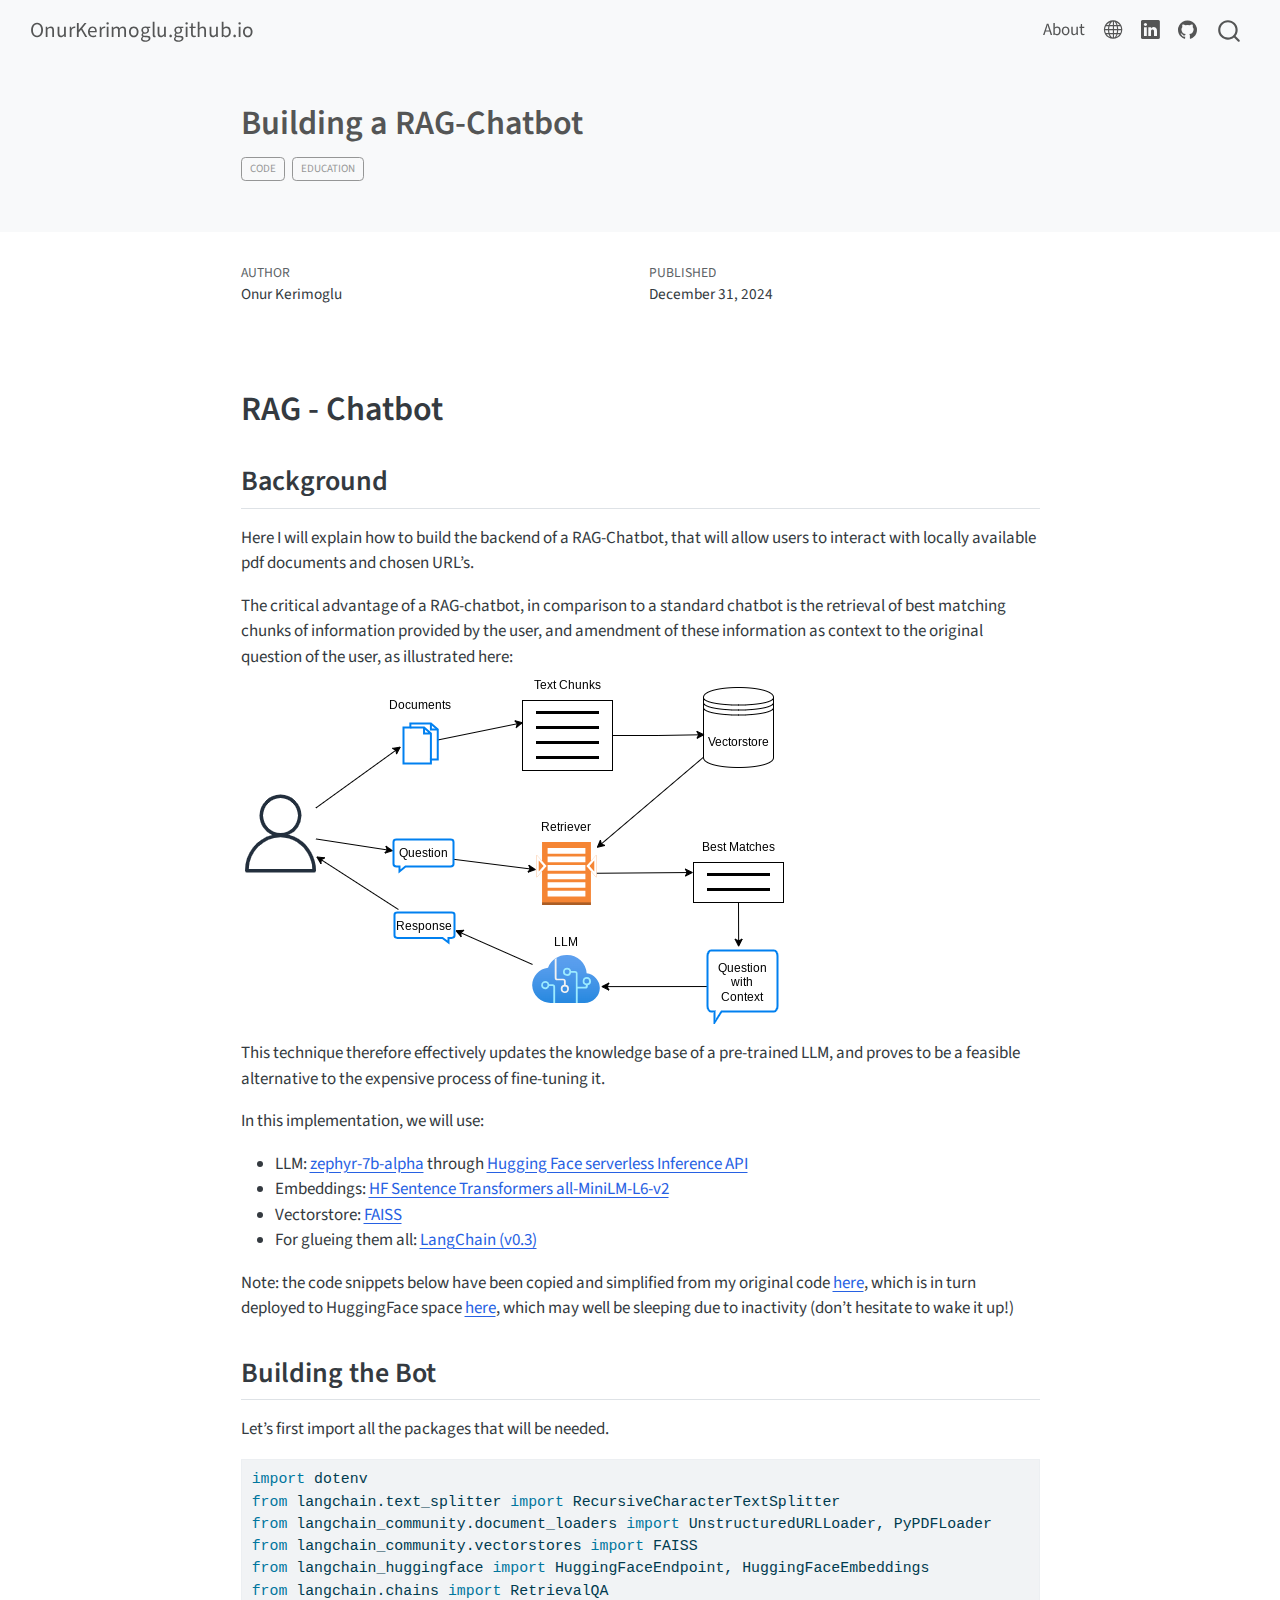
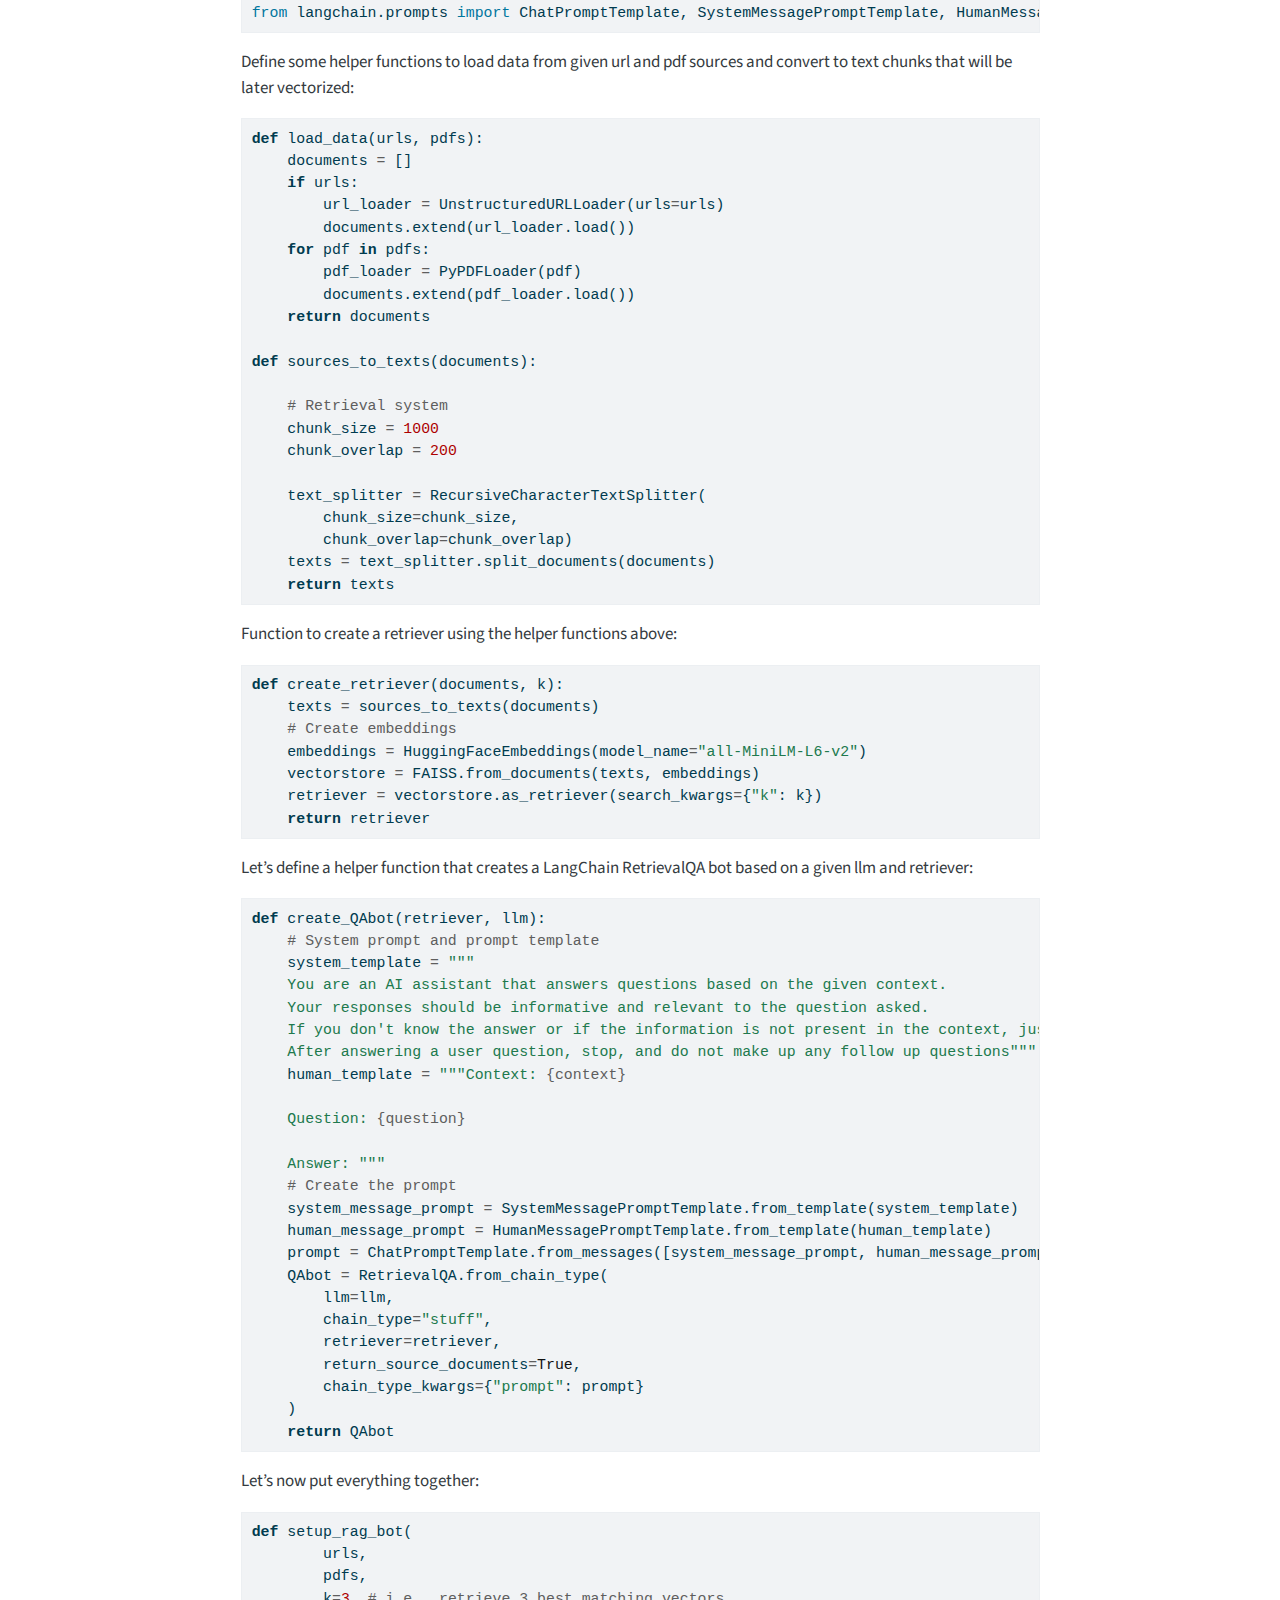
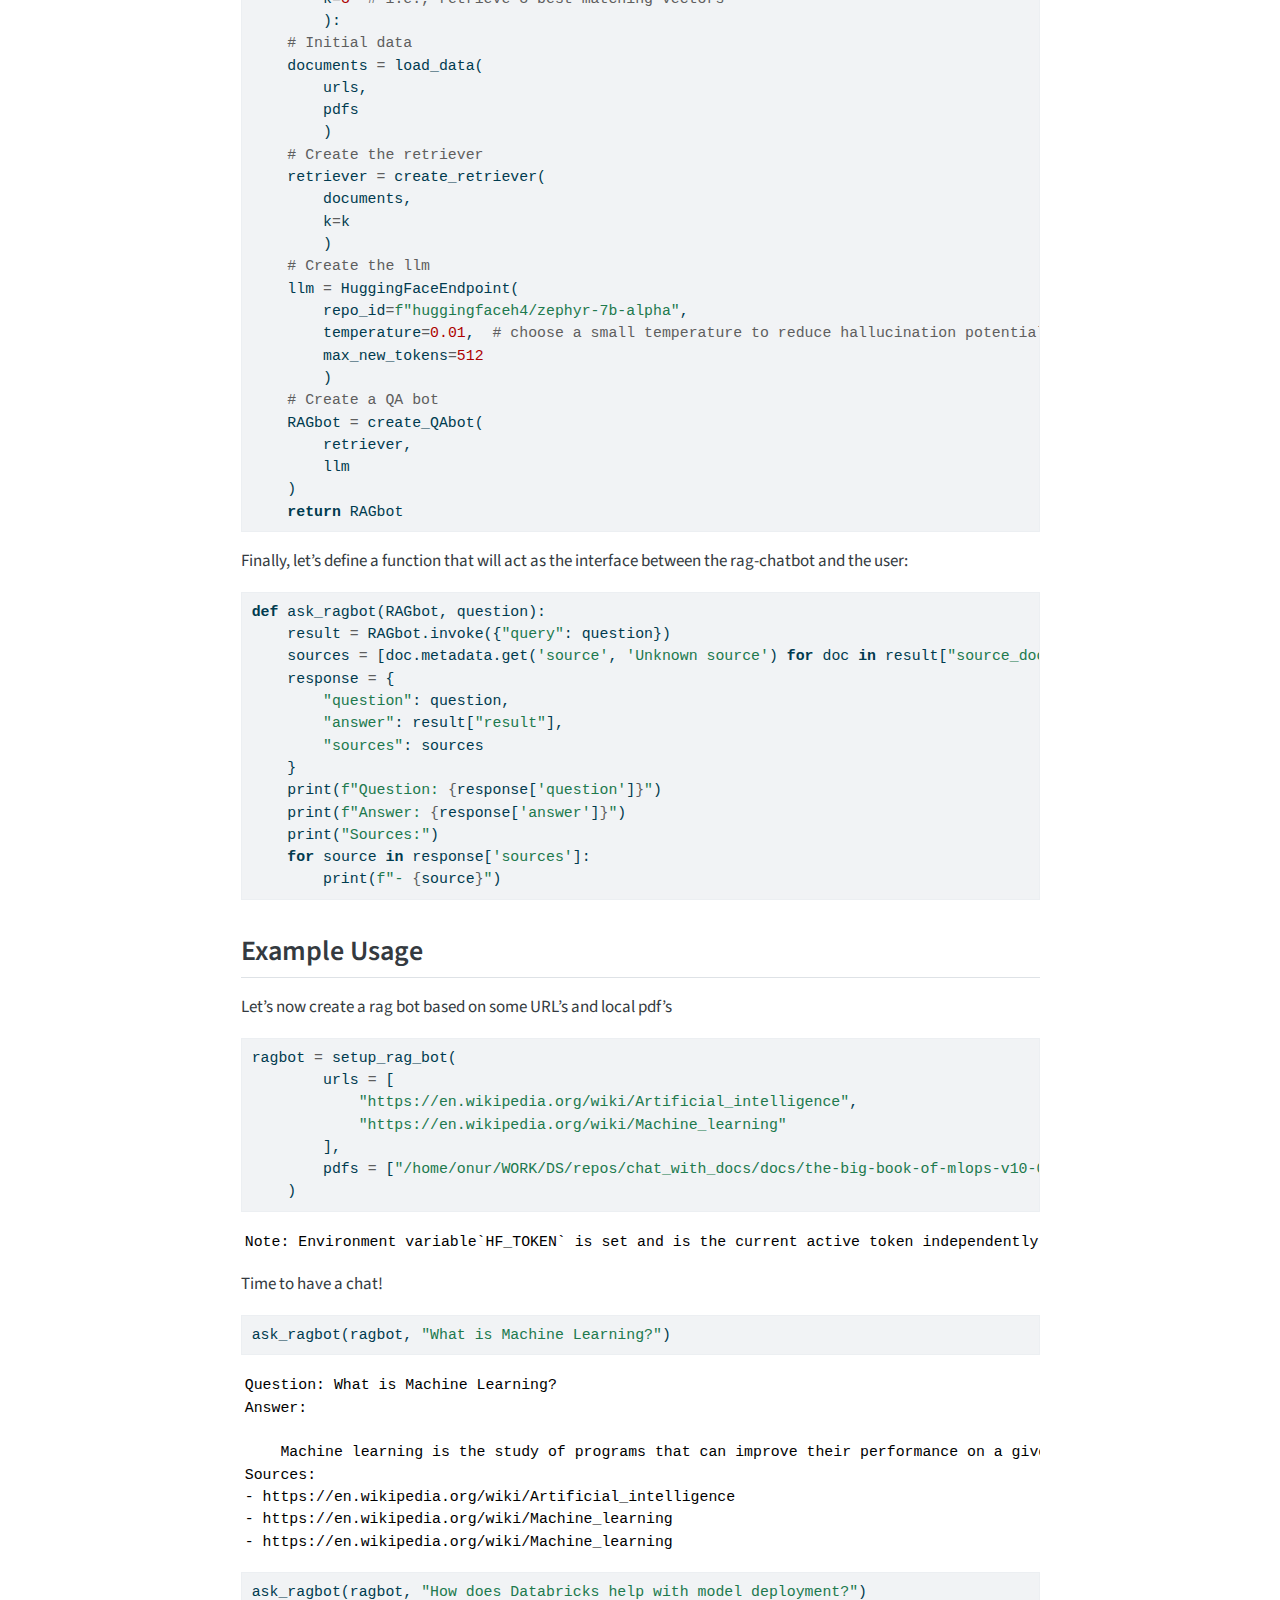
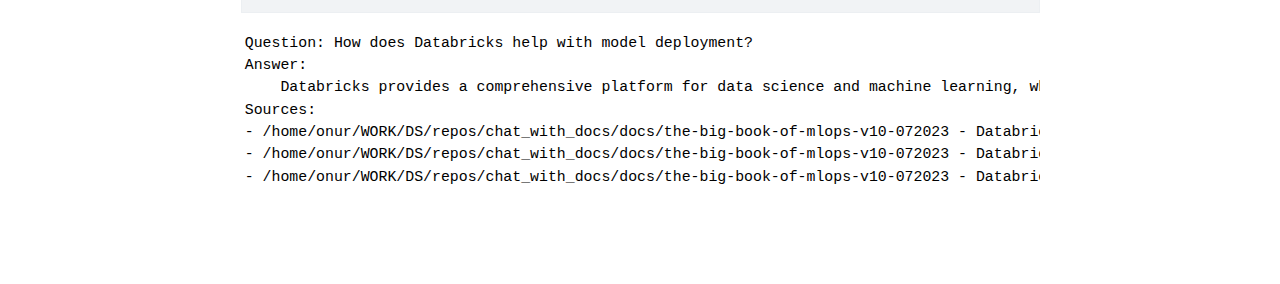
<file: posts/rag_chatbot/rag_chatbot.html>
<!DOCTYPE html>
<html xmlns="http://www.w3.org/1999/xhtml" lang="en" xml:lang="en"><head>

<meta charset="utf-8">
<meta name="generator" content="quarto-1.6.39">

<meta name="viewport" content="width=device-width, initial-scale=1.0, user-scalable=yes">

<meta name="author" content="Onur Kerimoglu">
<meta name="dcterms.date" content="2024-12-31">

<title>Building a RAG-Chatbot – OnurKerimoglu.github.io</title>
<style>
code{white-space: pre-wrap;}
span.smallcaps{font-variant: small-caps;}
div.columns{display: flex; gap: min(4vw, 1.5em);}
div.column{flex: auto; overflow-x: auto;}
div.hanging-indent{margin-left: 1.5em; text-indent: -1.5em;}
ul.task-list{list-style: none;}
ul.task-list li input[type="checkbox"] {
  width: 0.8em;
  margin: 0 0.8em 0.2em -1em; /* quarto-specific, see https://github.com/quarto-dev/quarto-cli/issues/4556 */ 
  vertical-align: middle;
}
/* CSS for syntax highlighting */
pre > code.sourceCode { white-space: pre; position: relative; }
pre > code.sourceCode > span { line-height: 1.25; }
pre > code.sourceCode > span:empty { height: 1.2em; }
.sourceCode { overflow: visible; }
code.sourceCode > span { color: inherit; text-decoration: inherit; }
div.sourceCode { margin: 1em 0; }
pre.sourceCode { margin: 0; }
@media screen {
div.sourceCode { overflow: auto; }
}
@media print {
pre > code.sourceCode { white-space: pre-wrap; }
pre > code.sourceCode > span { display: inline-block; text-indent: -5em; padding-left: 5em; }
}
pre.numberSource code
  { counter-reset: source-line 0; }
pre.numberSource code > span
  { position: relative; left: -4em; counter-increment: source-line; }
pre.numberSource code > span > a:first-child::before
  { content: counter(source-line);
    position: relative; left: -1em; text-align: right; vertical-align: baseline;
    border: none; display: inline-block;
    -webkit-touch-callout: none; -webkit-user-select: none;
    -khtml-user-select: none; -moz-user-select: none;
    -ms-user-select: none; user-select: none;
    padding: 0 4px; width: 4em;
  }
pre.numberSource { margin-left: 3em;  padding-left: 4px; }
div.sourceCode
  {   }
@media screen {
pre > code.sourceCode > span > a:first-child::before { text-decoration: underline; }
}
</style>


<script src="../../site_libs/quarto-nav/quarto-nav.js"></script>
<script src="../../site_libs/quarto-nav/headroom.min.js"></script>
<script src="../../site_libs/clipboard/clipboard.min.js"></script>
<script src="../../site_libs/quarto-search/autocomplete.umd.js"></script>
<script src="../../site_libs/quarto-search/fuse.min.js"></script>
<script src="../../site_libs/quarto-search/quarto-search.js"></script>
<meta name="quarto:offset" content="../../">
<script src="../../site_libs/quarto-html/quarto.js"></script>
<script src="../../site_libs/quarto-html/popper.min.js"></script>
<script src="../../site_libs/quarto-html/tippy.umd.min.js"></script>
<script src="../../site_libs/quarto-html/anchor.min.js"></script>
<link href="../../site_libs/quarto-html/tippy.css" rel="stylesheet">
<link href="../../site_libs/quarto-html/quarto-syntax-highlighting-e26003cea8cd680ca0c55a263523d882.css" rel="stylesheet" id="quarto-text-highlighting-styles">
<script src="../../site_libs/bootstrap/bootstrap.min.js"></script>
<link href="../../site_libs/bootstrap/bootstrap-icons.css" rel="stylesheet">
<link href="../../site_libs/bootstrap/bootstrap-8e654c165831b4976dcf0066251c6d9a.min.css" rel="stylesheet" append-hash="true" id="quarto-bootstrap" data-mode="light">
<script id="quarto-search-options" type="application/json">{
  "location": "navbar",
  "copy-button": false,
  "collapse-after": 3,
  "panel-placement": "end",
  "type": "overlay",
  "limit": 50,
  "keyboard-shortcut": [
    "f",
    "/",
    "s"
  ],
  "show-item-context": false,
  "language": {
    "search-no-results-text": "No results",
    "search-matching-documents-text": "matching documents",
    "search-copy-link-title": "Copy link to search",
    "search-hide-matches-text": "Hide additional matches",
    "search-more-match-text": "more match in this document",
    "search-more-matches-text": "more matches in this document",
    "search-clear-button-title": "Clear",
    "search-text-placeholder": "",
    "search-detached-cancel-button-title": "Cancel",
    "search-submit-button-title": "Submit",
    "search-label": "Search"
  }
}</script>


<link rel="stylesheet" href="../../styles.css">
</head>

<body class="nav-fixed fullcontent">

<div id="quarto-search-results"></div>
  <header id="quarto-header" class="headroom fixed-top quarto-banner">
    <nav class="navbar navbar-expand-lg " data-bs-theme="dark">
      <div class="navbar-container container-fluid">
      <div class="navbar-brand-container mx-auto">
    <a class="navbar-brand" href="../../index.html">
    <span class="navbar-title">OnurKerimoglu.github.io</span>
    </a>
  </div>
            <div id="quarto-search" class="" title="Search"></div>
          <button class="navbar-toggler" type="button" data-bs-toggle="collapse" data-bs-target="#navbarCollapse" aria-controls="navbarCollapse" role="menu" aria-expanded="false" aria-label="Toggle navigation" onclick="if (window.quartoToggleHeadroom) { window.quartoToggleHeadroom(); }">
  <span class="navbar-toggler-icon"></span>
</button>
          <div class="collapse navbar-collapse" id="navbarCollapse">
            <ul class="navbar-nav navbar-nav-scroll ms-auto">
  <li class="nav-item">
    <a class="nav-link" href="../../about.html"> 
<span class="menu-text">About</span></a>
  </li>  
  <li class="nav-item compact">
    <a class="nav-link" href="https://sites.google.com/view/onur-kerimoglu"> <i class="bi bi-globe" role="img">
</i> 
<span class="menu-text"></span></a>
  </li>  
  <li class="nav-item compact">
    <a class="nav-link" href="https://www.linkedin.com/in/onur-kerimoglu/"> <i class="bi bi-linkedin" role="img">
</i> 
<span class="menu-text"></span></a>
  </li>  
  <li class="nav-item compact">
    <a class="nav-link" href="https://github.com/OnurKerimoglu"> <i class="bi bi-github" role="img">
</i> 
<span class="menu-text"></span></a>
  </li>  
</ul>
          </div> <!-- /navcollapse -->
            <div class="quarto-navbar-tools">
</div>
      </div> <!-- /container-fluid -->
    </nav>
</header>
<!-- content -->
<header id="title-block-header" class="quarto-title-block default page-columns page-full">
  <div class="quarto-title-banner page-columns page-full">
    <div class="quarto-title column-body">
      <h1 class="title">Building a RAG-Chatbot</h1>
                                <div class="quarto-categories">
                <div class="quarto-category">code</div>
                <div class="quarto-category">education</div>
              </div>
                  </div>
  </div>
    
  
  <div class="quarto-title-meta">

      <div>
      <div class="quarto-title-meta-heading">Author</div>
      <div class="quarto-title-meta-contents">
               <p>Onur Kerimoglu </p>
            </div>
    </div>
      
      <div>
      <div class="quarto-title-meta-heading">Published</div>
      <div class="quarto-title-meta-contents">
        <p class="date">December 31, 2024</p>
      </div>
    </div>
    
      
    </div>
    
  
  </header><div id="quarto-content" class="quarto-container page-columns page-rows-contents page-layout-article page-navbar">
<!-- sidebar -->
<!-- margin-sidebar -->
    
<!-- main -->
<main class="content quarto-banner-title-block" id="quarto-document-content">





<section id="rag---chatbot" class="level1">
<h1>RAG - Chatbot</h1>
<section id="background" class="level2">
<h2 class="anchored" data-anchor-id="background">Background</h2>
<p>Here I will explain how to build the backend of a RAG-Chatbot, that will allow users to interact with locally available pdf documents and chosen URL’s.</p>
<p>The critical advantage of a RAG-chatbot, in comparison to a standard chatbot is the retrieval of best matching chunks of information provided by the user, and amendment of these information as context to the original question of the user, as illustrated here: <img src="RAG_Chatbot_light.drawio.png" class="img-fluid" alt="RAG_Chatbot_Flowchart"></p>
<p>This technique therefore effectively updates the knowledge base of a pre-trained LLM, and proves to be a feasible alternative to the expensive process of fine-tuning it.</p>
<p>In this implementation, we will use:</p>
<ul>
<li>LLM: <a href="https://huggingface.co/HuggingFaceH4/zephyr-7b-alpha">zephyr-7b-alpha</a> through <a href="https://huggingface.co/docs/api-inference/en/index">Hugging Face serverless Inference API</a></li>
<li>Embeddings: <a href="https://huggingface.co/sentence-transformers/all-MiniLM-L6-v2">HF Sentence Transformers all-MiniLM-L6-v2</a></li>
<li>Vectorstore: <a href="https://faiss.ai/index.html">FAISS</a></li>
<li>For glueing them all: <a href="https://python.langchain.com/docs/versions/v0_3/">LangChain (v0.3)</a></li>
</ul>
<p>Note: the code snippets below have been copied and simplified from my original code <a href="https://github.com/OnurKerimoglu/chat_with_docs/blob/main/src/rag.py">here</a>, which is in turn deployed to HuggingFace space <a href="https://huggingface.co/spaces/OnurKerimoglu/rag_chat">here</a>, which may well be sleeping due to inactivity (don’t hesitate to wake it up!)</p>
</section>
<section id="building-the-bot" class="level2">
<h2 class="anchored" data-anchor-id="building-the-bot">Building the Bot</h2>
<p>Let’s first import all the packages that will be needed.</p>
<div id="cell-3" class="cell" data-execution_count="1">
<div class="sourceCode cell-code" id="cb1"><pre class="sourceCode python code-with-copy"><code class="sourceCode python"><span id="cb1-1"><a href="#cb1-1" aria-hidden="true" tabindex="-1"></a><span class="im">import</span> dotenv</span>
<span id="cb1-2"><a href="#cb1-2" aria-hidden="true" tabindex="-1"></a><span class="im">from</span> langchain.text_splitter <span class="im">import</span> RecursiveCharacterTextSplitter</span>
<span id="cb1-3"><a href="#cb1-3" aria-hidden="true" tabindex="-1"></a><span class="im">from</span> langchain_community.document_loaders <span class="im">import</span> UnstructuredURLLoader, PyPDFLoader</span>
<span id="cb1-4"><a href="#cb1-4" aria-hidden="true" tabindex="-1"></a><span class="im">from</span> langchain_community.vectorstores <span class="im">import</span> FAISS</span>
<span id="cb1-5"><a href="#cb1-5" aria-hidden="true" tabindex="-1"></a><span class="im">from</span> langchain_huggingface <span class="im">import</span> HuggingFaceEndpoint, HuggingFaceEmbeddings</span>
<span id="cb1-6"><a href="#cb1-6" aria-hidden="true" tabindex="-1"></a><span class="im">from</span> langchain.chains <span class="im">import</span> RetrievalQA</span>
<span id="cb1-7"><a href="#cb1-7" aria-hidden="true" tabindex="-1"></a><span class="im">from</span> langchain.prompts <span class="im">import</span> ChatPromptTemplate, SystemMessagePromptTemplate, HumanMessagePromptTemplate</span></code><button title="Copy to Clipboard" class="code-copy-button"><i class="bi"></i></button></pre></div>
</div>
<p>Define some helper functions to load data from given url and pdf sources and convert to text chunks that will be later vectorized:</p>
<div id="cell-5" class="cell" data-execution_count="2">
<div class="sourceCode cell-code" id="cb2"><pre class="sourceCode python code-with-copy"><code class="sourceCode python"><span id="cb2-1"><a href="#cb2-1" aria-hidden="true" tabindex="-1"></a><span class="kw">def</span> load_data(urls, pdfs):</span>
<span id="cb2-2"><a href="#cb2-2" aria-hidden="true" tabindex="-1"></a>    documents <span class="op">=</span> []</span>
<span id="cb2-3"><a href="#cb2-3" aria-hidden="true" tabindex="-1"></a>    <span class="cf">if</span> urls:</span>
<span id="cb2-4"><a href="#cb2-4" aria-hidden="true" tabindex="-1"></a>        url_loader <span class="op">=</span> UnstructuredURLLoader(urls<span class="op">=</span>urls)</span>
<span id="cb2-5"><a href="#cb2-5" aria-hidden="true" tabindex="-1"></a>        documents.extend(url_loader.load())</span>
<span id="cb2-6"><a href="#cb2-6" aria-hidden="true" tabindex="-1"></a>    <span class="cf">for</span> pdf <span class="kw">in</span> pdfs:</span>
<span id="cb2-7"><a href="#cb2-7" aria-hidden="true" tabindex="-1"></a>        pdf_loader <span class="op">=</span> PyPDFLoader(pdf)</span>
<span id="cb2-8"><a href="#cb2-8" aria-hidden="true" tabindex="-1"></a>        documents.extend(pdf_loader.load())</span>
<span id="cb2-9"><a href="#cb2-9" aria-hidden="true" tabindex="-1"></a>    <span class="cf">return</span> documents</span>
<span id="cb2-10"><a href="#cb2-10" aria-hidden="true" tabindex="-1"></a></span>
<span id="cb2-11"><a href="#cb2-11" aria-hidden="true" tabindex="-1"></a><span class="kw">def</span> sources_to_texts(documents):</span>
<span id="cb2-12"><a href="#cb2-12" aria-hidden="true" tabindex="-1"></a></span>
<span id="cb2-13"><a href="#cb2-13" aria-hidden="true" tabindex="-1"></a>    <span class="co"># Retrieval system</span></span>
<span id="cb2-14"><a href="#cb2-14" aria-hidden="true" tabindex="-1"></a>    chunk_size <span class="op">=</span> <span class="dv">1000</span></span>
<span id="cb2-15"><a href="#cb2-15" aria-hidden="true" tabindex="-1"></a>    chunk_overlap <span class="op">=</span> <span class="dv">200</span></span>
<span id="cb2-16"><a href="#cb2-16" aria-hidden="true" tabindex="-1"></a></span>
<span id="cb2-17"><a href="#cb2-17" aria-hidden="true" tabindex="-1"></a>    text_splitter <span class="op">=</span> RecursiveCharacterTextSplitter(</span>
<span id="cb2-18"><a href="#cb2-18" aria-hidden="true" tabindex="-1"></a>        chunk_size<span class="op">=</span>chunk_size,</span>
<span id="cb2-19"><a href="#cb2-19" aria-hidden="true" tabindex="-1"></a>        chunk_overlap<span class="op">=</span>chunk_overlap)</span>
<span id="cb2-20"><a href="#cb2-20" aria-hidden="true" tabindex="-1"></a>    texts <span class="op">=</span> text_splitter.split_documents(documents)</span>
<span id="cb2-21"><a href="#cb2-21" aria-hidden="true" tabindex="-1"></a>    <span class="cf">return</span> texts</span></code><button title="Copy to Clipboard" class="code-copy-button"><i class="bi"></i></button></pre></div>
</div>
<p>Function to create a retriever using the helper functions above:</p>
<div id="cell-7" class="cell" data-execution_count="3">
<div class="sourceCode cell-code" id="cb3"><pre class="sourceCode python code-with-copy"><code class="sourceCode python"><span id="cb3-1"><a href="#cb3-1" aria-hidden="true" tabindex="-1"></a><span class="kw">def</span> create_retriever(documents, k):</span>
<span id="cb3-2"><a href="#cb3-2" aria-hidden="true" tabindex="-1"></a>    texts <span class="op">=</span> sources_to_texts(documents)</span>
<span id="cb3-3"><a href="#cb3-3" aria-hidden="true" tabindex="-1"></a>    <span class="co"># Create embeddings</span></span>
<span id="cb3-4"><a href="#cb3-4" aria-hidden="true" tabindex="-1"></a>    embeddings <span class="op">=</span> HuggingFaceEmbeddings(model_name<span class="op">=</span><span class="st">"all-MiniLM-L6-v2"</span>)</span>
<span id="cb3-5"><a href="#cb3-5" aria-hidden="true" tabindex="-1"></a>    vectorstore <span class="op">=</span> FAISS.from_documents(texts, embeddings)</span>
<span id="cb3-6"><a href="#cb3-6" aria-hidden="true" tabindex="-1"></a>    retriever <span class="op">=</span> vectorstore.as_retriever(search_kwargs<span class="op">=</span>{<span class="st">"k"</span>: k})</span>
<span id="cb3-7"><a href="#cb3-7" aria-hidden="true" tabindex="-1"></a>    <span class="cf">return</span> retriever</span></code><button title="Copy to Clipboard" class="code-copy-button"><i class="bi"></i></button></pre></div>
</div>
<p>Let’s define a helper function that creates a LangChain RetrievalQA bot based on a given llm and retriever:</p>
<div id="cell-9" class="cell" data-execution_count="4">
<div class="sourceCode cell-code" id="cb4"><pre class="sourceCode python code-with-copy"><code class="sourceCode python"><span id="cb4-1"><a href="#cb4-1" aria-hidden="true" tabindex="-1"></a><span class="kw">def</span> create_QAbot(retriever, llm):</span>
<span id="cb4-2"><a href="#cb4-2" aria-hidden="true" tabindex="-1"></a>    <span class="co"># System prompt and prompt template</span></span>
<span id="cb4-3"><a href="#cb4-3" aria-hidden="true" tabindex="-1"></a>    system_template <span class="op">=</span> <span class="st">"""</span></span>
<span id="cb4-4"><a href="#cb4-4" aria-hidden="true" tabindex="-1"></a><span class="st">    You are an AI assistant that answers questions based on the given context.</span></span>
<span id="cb4-5"><a href="#cb4-5" aria-hidden="true" tabindex="-1"></a><span class="st">    Your responses should be informative and relevant to the question asked.</span></span>
<span id="cb4-6"><a href="#cb4-6" aria-hidden="true" tabindex="-1"></a><span class="st">    If you don't know the answer or if the information is not present in the context, just say so.</span></span>
<span id="cb4-7"><a href="#cb4-7" aria-hidden="true" tabindex="-1"></a><span class="st">    After answering a user question, stop, and do not make up any follow up questions"""</span></span>
<span id="cb4-8"><a href="#cb4-8" aria-hidden="true" tabindex="-1"></a>    human_template <span class="op">=</span> <span class="st">"""Context: </span><span class="sc">{context}</span></span>
<span id="cb4-9"><a href="#cb4-9" aria-hidden="true" tabindex="-1"></a></span>
<span id="cb4-10"><a href="#cb4-10" aria-hidden="true" tabindex="-1"></a><span class="st">    Question: </span><span class="sc">{question}</span></span>
<span id="cb4-11"><a href="#cb4-11" aria-hidden="true" tabindex="-1"></a></span>
<span id="cb4-12"><a href="#cb4-12" aria-hidden="true" tabindex="-1"></a><span class="st">    Answer: """</span></span>
<span id="cb4-13"><a href="#cb4-13" aria-hidden="true" tabindex="-1"></a>    <span class="co"># Create the prompt</span></span>
<span id="cb4-14"><a href="#cb4-14" aria-hidden="true" tabindex="-1"></a>    system_message_prompt <span class="op">=</span> SystemMessagePromptTemplate.from_template(system_template)</span>
<span id="cb4-15"><a href="#cb4-15" aria-hidden="true" tabindex="-1"></a>    human_message_prompt <span class="op">=</span> HumanMessagePromptTemplate.from_template(human_template)</span>
<span id="cb4-16"><a href="#cb4-16" aria-hidden="true" tabindex="-1"></a>    prompt <span class="op">=</span> ChatPromptTemplate.from_messages([system_message_prompt, human_message_prompt])</span>
<span id="cb4-17"><a href="#cb4-17" aria-hidden="true" tabindex="-1"></a>    QAbot <span class="op">=</span> RetrievalQA.from_chain_type(</span>
<span id="cb4-18"><a href="#cb4-18" aria-hidden="true" tabindex="-1"></a>        llm<span class="op">=</span>llm,</span>
<span id="cb4-19"><a href="#cb4-19" aria-hidden="true" tabindex="-1"></a>        chain_type<span class="op">=</span><span class="st">"stuff"</span>,</span>
<span id="cb4-20"><a href="#cb4-20" aria-hidden="true" tabindex="-1"></a>        retriever<span class="op">=</span>retriever,</span>
<span id="cb4-21"><a href="#cb4-21" aria-hidden="true" tabindex="-1"></a>        return_source_documents<span class="op">=</span><span class="va">True</span>,</span>
<span id="cb4-22"><a href="#cb4-22" aria-hidden="true" tabindex="-1"></a>        chain_type_kwargs<span class="op">=</span>{<span class="st">"prompt"</span>: prompt}</span>
<span id="cb4-23"><a href="#cb4-23" aria-hidden="true" tabindex="-1"></a>    )</span>
<span id="cb4-24"><a href="#cb4-24" aria-hidden="true" tabindex="-1"></a>    <span class="cf">return</span> QAbot</span></code><button title="Copy to Clipboard" class="code-copy-button"><i class="bi"></i></button></pre></div>
</div>
<p>Let’s now put everything together:</p>
<div id="cell-11" class="cell" data-execution_count="5">
<div class="sourceCode cell-code" id="cb5"><pre class="sourceCode python code-with-copy"><code class="sourceCode python"><span id="cb5-1"><a href="#cb5-1" aria-hidden="true" tabindex="-1"></a><span class="kw">def</span> setup_rag_bot(</span>
<span id="cb5-2"><a href="#cb5-2" aria-hidden="true" tabindex="-1"></a>        urls,</span>
<span id="cb5-3"><a href="#cb5-3" aria-hidden="true" tabindex="-1"></a>        pdfs,</span>
<span id="cb5-4"><a href="#cb5-4" aria-hidden="true" tabindex="-1"></a>        k<span class="op">=</span><span class="dv">3</span>  <span class="co"># i.e., retrieve 3 best matching vectors</span></span>
<span id="cb5-5"><a href="#cb5-5" aria-hidden="true" tabindex="-1"></a>        ):</span>
<span id="cb5-6"><a href="#cb5-6" aria-hidden="true" tabindex="-1"></a>    <span class="co"># Initial data</span></span>
<span id="cb5-7"><a href="#cb5-7" aria-hidden="true" tabindex="-1"></a>    documents <span class="op">=</span> load_data(</span>
<span id="cb5-8"><a href="#cb5-8" aria-hidden="true" tabindex="-1"></a>        urls,</span>
<span id="cb5-9"><a href="#cb5-9" aria-hidden="true" tabindex="-1"></a>        pdfs</span>
<span id="cb5-10"><a href="#cb5-10" aria-hidden="true" tabindex="-1"></a>        )</span>
<span id="cb5-11"><a href="#cb5-11" aria-hidden="true" tabindex="-1"></a>    <span class="co"># Create the retriever</span></span>
<span id="cb5-12"><a href="#cb5-12" aria-hidden="true" tabindex="-1"></a>    retriever <span class="op">=</span> create_retriever(</span>
<span id="cb5-13"><a href="#cb5-13" aria-hidden="true" tabindex="-1"></a>        documents,</span>
<span id="cb5-14"><a href="#cb5-14" aria-hidden="true" tabindex="-1"></a>        k<span class="op">=</span>k</span>
<span id="cb5-15"><a href="#cb5-15" aria-hidden="true" tabindex="-1"></a>        )</span>
<span id="cb5-16"><a href="#cb5-16" aria-hidden="true" tabindex="-1"></a>    <span class="co"># Create the llm</span></span>
<span id="cb5-17"><a href="#cb5-17" aria-hidden="true" tabindex="-1"></a>    llm <span class="op">=</span> HuggingFaceEndpoint(</span>
<span id="cb5-18"><a href="#cb5-18" aria-hidden="true" tabindex="-1"></a>        repo_id<span class="op">=</span><span class="ss">f"huggingfaceh4/zephyr-7b-alpha"</span>,</span>
<span id="cb5-19"><a href="#cb5-19" aria-hidden="true" tabindex="-1"></a>        temperature<span class="op">=</span><span class="fl">0.01</span>,  <span class="co"># choose a small temperature to reduce hallucination potential, and to increase the chances to follow instructions</span></span>
<span id="cb5-20"><a href="#cb5-20" aria-hidden="true" tabindex="-1"></a>        max_new_tokens<span class="op">=</span><span class="dv">512</span></span>
<span id="cb5-21"><a href="#cb5-21" aria-hidden="true" tabindex="-1"></a>        )</span>
<span id="cb5-22"><a href="#cb5-22" aria-hidden="true" tabindex="-1"></a>    <span class="co"># Create a QA bot</span></span>
<span id="cb5-23"><a href="#cb5-23" aria-hidden="true" tabindex="-1"></a>    RAGbot <span class="op">=</span> create_QAbot(</span>
<span id="cb5-24"><a href="#cb5-24" aria-hidden="true" tabindex="-1"></a>        retriever,</span>
<span id="cb5-25"><a href="#cb5-25" aria-hidden="true" tabindex="-1"></a>        llm</span>
<span id="cb5-26"><a href="#cb5-26" aria-hidden="true" tabindex="-1"></a>    )</span>
<span id="cb5-27"><a href="#cb5-27" aria-hidden="true" tabindex="-1"></a>    <span class="cf">return</span> RAGbot</span></code><button title="Copy to Clipboard" class="code-copy-button"><i class="bi"></i></button></pre></div>
</div>
<p>Finally, let’s define a function that will act as the interface between the rag-chatbot and the user:</p>
<div id="cell-13" class="cell" data-execution_count="6">
<div class="sourceCode cell-code" id="cb6"><pre class="sourceCode python code-with-copy"><code class="sourceCode python"><span id="cb6-1"><a href="#cb6-1" aria-hidden="true" tabindex="-1"></a><span class="kw">def</span> ask_ragbot(RAGbot, question):</span>
<span id="cb6-2"><a href="#cb6-2" aria-hidden="true" tabindex="-1"></a>    result <span class="op">=</span> RAGbot.invoke({<span class="st">"query"</span>: question})</span>
<span id="cb6-3"><a href="#cb6-3" aria-hidden="true" tabindex="-1"></a>    sources <span class="op">=</span> [doc.metadata.get(<span class="st">'source'</span>, <span class="st">'Unknown source'</span>) <span class="cf">for</span> doc <span class="kw">in</span> result[<span class="st">"source_documents"</span>]]</span>
<span id="cb6-4"><a href="#cb6-4" aria-hidden="true" tabindex="-1"></a>    response <span class="op">=</span> {</span>
<span id="cb6-5"><a href="#cb6-5" aria-hidden="true" tabindex="-1"></a>        <span class="st">"question"</span>: question,</span>
<span id="cb6-6"><a href="#cb6-6" aria-hidden="true" tabindex="-1"></a>        <span class="st">"answer"</span>: result[<span class="st">"result"</span>],</span>
<span id="cb6-7"><a href="#cb6-7" aria-hidden="true" tabindex="-1"></a>        <span class="st">"sources"</span>: sources</span>
<span id="cb6-8"><a href="#cb6-8" aria-hidden="true" tabindex="-1"></a>    }</span>
<span id="cb6-9"><a href="#cb6-9" aria-hidden="true" tabindex="-1"></a>    <span class="bu">print</span>(<span class="ss">f"Question: </span><span class="sc">{</span>response[<span class="st">'question'</span>]<span class="sc">}</span><span class="ss">"</span>)</span>
<span id="cb6-10"><a href="#cb6-10" aria-hidden="true" tabindex="-1"></a>    <span class="bu">print</span>(<span class="ss">f"Answer: </span><span class="sc">{</span>response[<span class="st">'answer'</span>]<span class="sc">}</span><span class="ss">"</span>)</span>
<span id="cb6-11"><a href="#cb6-11" aria-hidden="true" tabindex="-1"></a>    <span class="bu">print</span>(<span class="st">"Sources:"</span>)</span>
<span id="cb6-12"><a href="#cb6-12" aria-hidden="true" tabindex="-1"></a>    <span class="cf">for</span> source <span class="kw">in</span> response[<span class="st">'sources'</span>]:</span>
<span id="cb6-13"><a href="#cb6-13" aria-hidden="true" tabindex="-1"></a>        <span class="bu">print</span>(<span class="ss">f"- </span><span class="sc">{</span>source<span class="sc">}</span><span class="ss">"</span>)</span></code><button title="Copy to Clipboard" class="code-copy-button"><i class="bi"></i></button></pre></div>
</div>
</section>
<section id="example-usage" class="level2">
<h2 class="anchored" data-anchor-id="example-usage">Example Usage</h2>
<p>Let’s now create a rag bot based on some URL’s and local pdf’s</p>
<div id="cell-15" class="cell" data-execution_count="7">
<div class="sourceCode cell-code" id="cb7"><pre class="sourceCode python code-with-copy"><code class="sourceCode python"><span id="cb7-1"><a href="#cb7-1" aria-hidden="true" tabindex="-1"></a>ragbot <span class="op">=</span> setup_rag_bot(</span>
<span id="cb7-2"><a href="#cb7-2" aria-hidden="true" tabindex="-1"></a>        urls <span class="op">=</span> [</span>
<span id="cb7-3"><a href="#cb7-3" aria-hidden="true" tabindex="-1"></a>            <span class="st">"https://en.wikipedia.org/wiki/Artificial_intelligence"</span>,</span>
<span id="cb7-4"><a href="#cb7-4" aria-hidden="true" tabindex="-1"></a>            <span class="st">"https://en.wikipedia.org/wiki/Machine_learning"</span></span>
<span id="cb7-5"><a href="#cb7-5" aria-hidden="true" tabindex="-1"></a>        ],</span>
<span id="cb7-6"><a href="#cb7-6" aria-hidden="true" tabindex="-1"></a>        pdfs <span class="op">=</span> [<span class="st">"/home/onur/WORK/DS/repos/chat_with_docs/docs/the-big-book-of-mlops-v10-072023 - Databricks.pdf"</span>]</span>
<span id="cb7-7"><a href="#cb7-7" aria-hidden="true" tabindex="-1"></a>    )</span></code><button title="Copy to Clipboard" class="code-copy-button"><i class="bi"></i></button></pre></div>
<div class="cell-output cell-output-stderr">
<pre><code>Note: Environment variable`HF_TOKEN` is set and is the current active token independently from the token you've just configured.</code></pre>
</div>
</div>
<p>Time to have a chat!</p>
<div id="cell-17" class="cell" data-execution_count="8">
<div class="sourceCode cell-code" id="cb9"><pre class="sourceCode python code-with-copy"><code class="sourceCode python"><span id="cb9-1"><a href="#cb9-1" aria-hidden="true" tabindex="-1"></a>ask_ragbot(ragbot, <span class="st">"What is Machine Learning?"</span>)</span></code><button title="Copy to Clipboard" class="code-copy-button"><i class="bi"></i></button></pre></div>
<div class="cell-output cell-output-stdout">
<pre><code>Question: What is Machine Learning?
Answer: 

    Machine learning is the study of programs that can improve their performance on a given task automatically. It has been a part of AI from the beginning and is a field that started to flourish in the 1990s. There are several kinds of machine learning, including unsupervised learning, supervised learning (classification and regression), and probably approximately correct (PAC) learning. The term machine learning was coined in 1959 by Arthur Samuel, an IBM employee and pioneer in the field of computer gaming and artificial intelligence.
Sources:
- https://en.wikipedia.org/wiki/Artificial_intelligence
- https://en.wikipedia.org/wiki/Machine_learning
- https://en.wikipedia.org/wiki/Machine_learning</code></pre>
</div>
</div>
<div id="cell-18" class="cell" data-execution_count="10">
<div class="sourceCode cell-code" id="cb11"><pre class="sourceCode python code-with-copy"><code class="sourceCode python"><span id="cb11-1"><a href="#cb11-1" aria-hidden="true" tabindex="-1"></a>ask_ragbot(ragbot, <span class="st">"How does Databricks help with model deployment?"</span>)</span></code><button title="Copy to Clipboard" class="code-copy-button"><i class="bi"></i></button></pre></div>
<div class="cell-output cell-output-stdout">
<pre><code>Question: How does Databricks help with model deployment?
Answer: 
    Databricks provides a comprehensive platform for data science and machine learning, which includes tools and features for model deployment. Databricks released Delta Lake to the open source community in 2019, which provides all the data lifecycle management functions that are needed to make cloud-based object stores reliable and performant. This design allows clients to update multiple objects at once and to replace a subset of data in place, which is essential for model deployment. Additionally, Databricks provides MLflow, a popular open-source platform for managing the end-to-end machine learning lifecycle, which includes model training, evaluation, and deployment. MLflow provides a Model Registry, which allows for managing model artifacts directly via UI and APIs, and provides flexibility to update production models without code changes. Overall, Databricks provides a robust and flexible platform for model deployment, which can help organizations operationalize their machine learning models more efficiently and effectively.
Sources:
- /home/onur/WORK/DS/repos/chat_with_docs/docs/the-big-book-of-mlops-v10-072023 - Databricks.pdf
- /home/onur/WORK/DS/repos/chat_with_docs/docs/the-big-book-of-mlops-v10-072023 - Databricks.pdf
- /home/onur/WORK/DS/repos/chat_with_docs/docs/the-big-book-of-mlops-v10-072023 - Databricks.pdf</code></pre>
</div>
</div>


</section>
</section>

</main> <!-- /main -->
<script id="quarto-html-after-body" type="application/javascript">
window.document.addEventListener("DOMContentLoaded", function (event) {
  const toggleBodyColorMode = (bsSheetEl) => {
    const mode = bsSheetEl.getAttribute("data-mode");
    const bodyEl = window.document.querySelector("body");
    if (mode === "dark") {
      bodyEl.classList.add("quarto-dark");
      bodyEl.classList.remove("quarto-light");
    } else {
      bodyEl.classList.add("quarto-light");
      bodyEl.classList.remove("quarto-dark");
    }
  }
  const toggleBodyColorPrimary = () => {
    const bsSheetEl = window.document.querySelector("link#quarto-bootstrap");
    if (bsSheetEl) {
      toggleBodyColorMode(bsSheetEl);
    }
  }
  toggleBodyColorPrimary();  
  const icon = "";
  const anchorJS = new window.AnchorJS();
  anchorJS.options = {
    placement: 'right',
    icon: icon
  };
  anchorJS.add('.anchored');
  const isCodeAnnotation = (el) => {
    for (const clz of el.classList) {
      if (clz.startsWith('code-annotation-')) {                     
        return true;
      }
    }
    return false;
  }
  const onCopySuccess = function(e) {
    // button target
    const button = e.trigger;
    // don't keep focus
    button.blur();
    // flash "checked"
    button.classList.add('code-copy-button-checked');
    var currentTitle = button.getAttribute("title");
    button.setAttribute("title", "Copied!");
    let tooltip;
    if (window.bootstrap) {
      button.setAttribute("data-bs-toggle", "tooltip");
      button.setAttribute("data-bs-placement", "left");
      button.setAttribute("data-bs-title", "Copied!");
      tooltip = new bootstrap.Tooltip(button, 
        { trigger: "manual", 
          customClass: "code-copy-button-tooltip",
          offset: [0, -8]});
      tooltip.show();    
    }
    setTimeout(function() {
      if (tooltip) {
        tooltip.hide();
        button.removeAttribute("data-bs-title");
        button.removeAttribute("data-bs-toggle");
        button.removeAttribute("data-bs-placement");
      }
      button.setAttribute("title", currentTitle);
      button.classList.remove('code-copy-button-checked');
    }, 1000);
    // clear code selection
    e.clearSelection();
  }
  const getTextToCopy = function(trigger) {
      const codeEl = trigger.previousElementSibling.cloneNode(true);
      for (const childEl of codeEl.children) {
        if (isCodeAnnotation(childEl)) {
          childEl.remove();
        }
      }
      return codeEl.innerText;
  }
  const clipboard = new window.ClipboardJS('.code-copy-button:not([data-in-quarto-modal])', {
    text: getTextToCopy
  });
  clipboard.on('success', onCopySuccess);
  if (window.document.getElementById('quarto-embedded-source-code-modal')) {
    const clipboardModal = new window.ClipboardJS('.code-copy-button[data-in-quarto-modal]', {
      text: getTextToCopy,
      container: window.document.getElementById('quarto-embedded-source-code-modal')
    });
    clipboardModal.on('success', onCopySuccess);
  }
    var localhostRegex = new RegExp(/^(?:http|https):\/\/localhost\:?[0-9]*\//);
    var mailtoRegex = new RegExp(/^mailto:/);
      var filterRegex = new RegExp("https:\/\/OnurKerimoglu\.github\.io\/");
    var isInternal = (href) => {
        return filterRegex.test(href) || localhostRegex.test(href) || mailtoRegex.test(href);
    }
    // Inspect non-navigation links and adorn them if external
 	var links = window.document.querySelectorAll('a[href]:not(.nav-link):not(.navbar-brand):not(.toc-action):not(.sidebar-link):not(.sidebar-item-toggle):not(.pagination-link):not(.no-external):not([aria-hidden]):not(.dropdown-item):not(.quarto-navigation-tool):not(.about-link)');
    for (var i=0; i<links.length; i++) {
      const link = links[i];
      if (!isInternal(link.href)) {
        // undo the damage that might have been done by quarto-nav.js in the case of
        // links that we want to consider external
        if (link.dataset.originalHref !== undefined) {
          link.href = link.dataset.originalHref;
        }
      }
    }
  function tippyHover(el, contentFn, onTriggerFn, onUntriggerFn) {
    const config = {
      allowHTML: true,
      maxWidth: 500,
      delay: 100,
      arrow: false,
      appendTo: function(el) {
          return el.parentElement;
      },
      interactive: true,
      interactiveBorder: 10,
      theme: 'quarto',
      placement: 'bottom-start',
    };
    if (contentFn) {
      config.content = contentFn;
    }
    if (onTriggerFn) {
      config.onTrigger = onTriggerFn;
    }
    if (onUntriggerFn) {
      config.onUntrigger = onUntriggerFn;
    }
    window.tippy(el, config); 
  }
  const noterefs = window.document.querySelectorAll('a[role="doc-noteref"]');
  for (var i=0; i<noterefs.length; i++) {
    const ref = noterefs[i];
    tippyHover(ref, function() {
      // use id or data attribute instead here
      let href = ref.getAttribute('data-footnote-href') || ref.getAttribute('href');
      try { href = new URL(href).hash; } catch {}
      const id = href.replace(/^#\/?/, "");
      const note = window.document.getElementById(id);
      if (note) {
        return note.innerHTML;
      } else {
        return "";
      }
    });
  }
  const xrefs = window.document.querySelectorAll('a.quarto-xref');
  const processXRef = (id, note) => {
    // Strip column container classes
    const stripColumnClz = (el) => {
      el.classList.remove("page-full", "page-columns");
      if (el.children) {
        for (const child of el.children) {
          stripColumnClz(child);
        }
      }
    }
    stripColumnClz(note)
    if (id === null || id.startsWith('sec-')) {
      // Special case sections, only their first couple elements
      const container = document.createElement("div");
      if (note.children && note.children.length > 2) {
        container.appendChild(note.children[0].cloneNode(true));
        for (let i = 1; i < note.children.length; i++) {
          const child = note.children[i];
          if (child.tagName === "P" && child.innerText === "") {
            continue;
          } else {
            container.appendChild(child.cloneNode(true));
            break;
          }
        }
        if (window.Quarto?.typesetMath) {
          window.Quarto.typesetMath(container);
        }
        return container.innerHTML
      } else {
        if (window.Quarto?.typesetMath) {
          window.Quarto.typesetMath(note);
        }
        return note.innerHTML;
      }
    } else {
      // Remove any anchor links if they are present
      const anchorLink = note.querySelector('a.anchorjs-link');
      if (anchorLink) {
        anchorLink.remove();
      }
      if (window.Quarto?.typesetMath) {
        window.Quarto.typesetMath(note);
      }
      if (note.classList.contains("callout")) {
        return note.outerHTML;
      } else {
        return note.innerHTML;
      }
    }
  }
  for (var i=0; i<xrefs.length; i++) {
    const xref = xrefs[i];
    tippyHover(xref, undefined, function(instance) {
      instance.disable();
      let url = xref.getAttribute('href');
      let hash = undefined; 
      if (url.startsWith('#')) {
        hash = url;
      } else {
        try { hash = new URL(url).hash; } catch {}
      }
      if (hash) {
        const id = hash.replace(/^#\/?/, "");
        const note = window.document.getElementById(id);
        if (note !== null) {
          try {
            const html = processXRef(id, note.cloneNode(true));
            instance.setContent(html);
          } finally {
            instance.enable();
            instance.show();
          }
        } else {
          // See if we can fetch this
          fetch(url.split('#')[0])
          .then(res => res.text())
          .then(html => {
            const parser = new DOMParser();
            const htmlDoc = parser.parseFromString(html, "text/html");
            const note = htmlDoc.getElementById(id);
            if (note !== null) {
              const html = processXRef(id, note);
              instance.setContent(html);
            } 
          }).finally(() => {
            instance.enable();
            instance.show();
          });
        }
      } else {
        // See if we can fetch a full url (with no hash to target)
        // This is a special case and we should probably do some content thinning / targeting
        fetch(url)
        .then(res => res.text())
        .then(html => {
          const parser = new DOMParser();
          const htmlDoc = parser.parseFromString(html, "text/html");
          const note = htmlDoc.querySelector('main.content');
          if (note !== null) {
            // This should only happen for chapter cross references
            // (since there is no id in the URL)
            // remove the first header
            if (note.children.length > 0 && note.children[0].tagName === "HEADER") {
              note.children[0].remove();
            }
            const html = processXRef(null, note);
            instance.setContent(html);
          } 
        }).finally(() => {
          instance.enable();
          instance.show();
        });
      }
    }, function(instance) {
    });
  }
      let selectedAnnoteEl;
      const selectorForAnnotation = ( cell, annotation) => {
        let cellAttr = 'data-code-cell="' + cell + '"';
        let lineAttr = 'data-code-annotation="' +  annotation + '"';
        const selector = 'span[' + cellAttr + '][' + lineAttr + ']';
        return selector;
      }
      const selectCodeLines = (annoteEl) => {
        const doc = window.document;
        const targetCell = annoteEl.getAttribute("data-target-cell");
        const targetAnnotation = annoteEl.getAttribute("data-target-annotation");
        const annoteSpan = window.document.querySelector(selectorForAnnotation(targetCell, targetAnnotation));
        const lines = annoteSpan.getAttribute("data-code-lines").split(",");
        const lineIds = lines.map((line) => {
          return targetCell + "-" + line;
        })
        let top = null;
        let height = null;
        let parent = null;
        if (lineIds.length > 0) {
            //compute the position of the single el (top and bottom and make a div)
            const el = window.document.getElementById(lineIds[0]);
            top = el.offsetTop;
            height = el.offsetHeight;
            parent = el.parentElement.parentElement;
          if (lineIds.length > 1) {
            const lastEl = window.document.getElementById(lineIds[lineIds.length - 1]);
            const bottom = lastEl.offsetTop + lastEl.offsetHeight;
            height = bottom - top;
          }
          if (top !== null && height !== null && parent !== null) {
            // cook up a div (if necessary) and position it 
            let div = window.document.getElementById("code-annotation-line-highlight");
            if (div === null) {
              div = window.document.createElement("div");
              div.setAttribute("id", "code-annotation-line-highlight");
              div.style.position = 'absolute';
              parent.appendChild(div);
            }
            div.style.top = top - 2 + "px";
            div.style.height = height + 4 + "px";
            div.style.left = 0;
            let gutterDiv = window.document.getElementById("code-annotation-line-highlight-gutter");
            if (gutterDiv === null) {
              gutterDiv = window.document.createElement("div");
              gutterDiv.setAttribute("id", "code-annotation-line-highlight-gutter");
              gutterDiv.style.position = 'absolute';
              const codeCell = window.document.getElementById(targetCell);
              const gutter = codeCell.querySelector('.code-annotation-gutter');
              gutter.appendChild(gutterDiv);
            }
            gutterDiv.style.top = top - 2 + "px";
            gutterDiv.style.height = height + 4 + "px";
          }
          selectedAnnoteEl = annoteEl;
        }
      };
      const unselectCodeLines = () => {
        const elementsIds = ["code-annotation-line-highlight", "code-annotation-line-highlight-gutter"];
        elementsIds.forEach((elId) => {
          const div = window.document.getElementById(elId);
          if (div) {
            div.remove();
          }
        });
        selectedAnnoteEl = undefined;
      };
        // Handle positioning of the toggle
    window.addEventListener(
      "resize",
      throttle(() => {
        elRect = undefined;
        if (selectedAnnoteEl) {
          selectCodeLines(selectedAnnoteEl);
        }
      }, 10)
    );
    function throttle(fn, ms) {
    let throttle = false;
    let timer;
      return (...args) => {
        if(!throttle) { // first call gets through
            fn.apply(this, args);
            throttle = true;
        } else { // all the others get throttled
            if(timer) clearTimeout(timer); // cancel #2
            timer = setTimeout(() => {
              fn.apply(this, args);
              timer = throttle = false;
            }, ms);
        }
      };
    }
      // Attach click handler to the DT
      const annoteDls = window.document.querySelectorAll('dt[data-target-cell]');
      for (const annoteDlNode of annoteDls) {
        annoteDlNode.addEventListener('click', (event) => {
          const clickedEl = event.target;
          if (clickedEl !== selectedAnnoteEl) {
            unselectCodeLines();
            const activeEl = window.document.querySelector('dt[data-target-cell].code-annotation-active');
            if (activeEl) {
              activeEl.classList.remove('code-annotation-active');
            }
            selectCodeLines(clickedEl);
            clickedEl.classList.add('code-annotation-active');
          } else {
            // Unselect the line
            unselectCodeLines();
            clickedEl.classList.remove('code-annotation-active');
          }
        });
      }
  const findCites = (el) => {
    const parentEl = el.parentElement;
    if (parentEl) {
      const cites = parentEl.dataset.cites;
      if (cites) {
        return {
          el,
          cites: cites.split(' ')
        };
      } else {
        return findCites(el.parentElement)
      }
    } else {
      return undefined;
    }
  };
  var bibliorefs = window.document.querySelectorAll('a[role="doc-biblioref"]');
  for (var i=0; i<bibliorefs.length; i++) {
    const ref = bibliorefs[i];
    const citeInfo = findCites(ref);
    if (citeInfo) {
      tippyHover(citeInfo.el, function() {
        var popup = window.document.createElement('div');
        citeInfo.cites.forEach(function(cite) {
          var citeDiv = window.document.createElement('div');
          citeDiv.classList.add('hanging-indent');
          citeDiv.classList.add('csl-entry');
          var biblioDiv = window.document.getElementById('ref-' + cite);
          if (biblioDiv) {
            citeDiv.innerHTML = biblioDiv.innerHTML;
          }
          popup.appendChild(citeDiv);
        });
        return popup.innerHTML;
      });
    }
  }
});
</script>
</div> <!-- /content -->




</body></html>
</file>
<file: site_libs/quarto-html/tippy.css>
.tippy-box[data-animation=fade][data-state=hidden]{opacity:0}[data-tippy-root]{max-width:calc(100vw - 10px)}.tippy-box{position:relative;background-color:#333;color:#fff;border-radius:4px;font-size:14px;line-height:1.4;white-space:normal;outline:0;transition-property:transform,visibility,opacity}.tippy-box[data-placement^=top]>.tippy-arrow{bottom:0}.tippy-box[data-placement^=top]>.tippy-arrow:before{bottom:-7px;left:0;border-width:8px 8px 0;border-top-color:initial;transform-origin:center top}.tippy-box[data-placement^=bottom]>.tippy-arrow{top:0}.tippy-box[data-placement^=bottom]>.tippy-arrow:before{top:-7px;left:0;border-width:0 8px 8px;border-bottom-color:initial;transform-origin:center bottom}.tippy-box[data-placement^=left]>.tippy-arrow{right:0}.tippy-box[data-placement^=left]>.tippy-arrow:before{border-width:8px 0 8px 8px;border-left-color:initial;right:-7px;transform-origin:center left}.tippy-box[data-placement^=right]>.tippy-arrow{left:0}.tippy-box[data-placement^=right]>.tippy-arrow:before{left:-7px;border-width:8px 8px 8px 0;border-right-color:initial;transform-origin:center right}.tippy-box[data-inertia][data-state=visible]{transition-timing-function:cubic-bezier(.54,1.5,.38,1.11)}.tippy-arrow{width:16px;height:16px;color:#333}.tippy-arrow:before{content:"";position:absolute;border-color:transparent;border-style:solid}.tippy-content{position:relative;padding:5px 9px;z-index:1}
</file>
<file: site_libs/quarto-html/quarto-syntax-highlighting-e26003cea8cd680ca0c55a263523d882.css>
/* quarto syntax highlight colors */
:root {
  --quarto-hl-ot-color: #003B4F;
  --quarto-hl-at-color: #657422;
  --quarto-hl-ss-color: #20794D;
  --quarto-hl-an-color: #5E5E5E;
  --quarto-hl-fu-color: #4758AB;
  --quarto-hl-st-color: #20794D;
  --quarto-hl-cf-color: #003B4F;
  --quarto-hl-op-color: #5E5E5E;
  --quarto-hl-er-color: #AD0000;
  --quarto-hl-bn-color: #AD0000;
  --quarto-hl-al-color: #AD0000;
  --quarto-hl-va-color: #111111;
  --quarto-hl-bu-color: inherit;
  --quarto-hl-ex-color: inherit;
  --quarto-hl-pp-color: #AD0000;
  --quarto-hl-in-color: #5E5E5E;
  --quarto-hl-vs-color: #20794D;
  --quarto-hl-wa-color: #5E5E5E;
  --quarto-hl-do-color: #5E5E5E;
  --quarto-hl-im-color: #00769E;
  --quarto-hl-ch-color: #20794D;
  --quarto-hl-dt-color: #AD0000;
  --quarto-hl-fl-color: #AD0000;
  --quarto-hl-co-color: #5E5E5E;
  --quarto-hl-cv-color: #5E5E5E;
  --quarto-hl-cn-color: #8f5902;
  --quarto-hl-sc-color: #5E5E5E;
  --quarto-hl-dv-color: #AD0000;
  --quarto-hl-kw-color: #003B4F;
}

/* other quarto variables */
:root {
  --quarto-font-monospace: SFMono-Regular, Menlo, Monaco, Consolas, "Liberation Mono", "Courier New", monospace;
}

pre > code.sourceCode > span {
  color: #003B4F;
}

code span {
  color: #003B4F;
}

code.sourceCode > span {
  color: #003B4F;
}

div.sourceCode,
div.sourceCode pre.sourceCode {
  color: #003B4F;
}

code span.ot {
  color: #003B4F;
  font-style: inherit;
}

code span.at {
  color: #657422;
  font-style: inherit;
}

code span.ss {
  color: #20794D;
  font-style: inherit;
}

code span.an {
  color: #5E5E5E;
  font-style: inherit;
}

code span.fu {
  color: #4758AB;
  font-style: inherit;
}

code span.st {
  color: #20794D;
  font-style: inherit;
}

code span.cf {
  color: #003B4F;
  font-weight: bold;
  font-style: inherit;
}

code span.op {
  color: #5E5E5E;
  font-style: inherit;
}

code span.er {
  color: #AD0000;
  font-style: inherit;
}

code span.bn {
  color: #AD0000;
  font-style: inherit;
}

code span.al {
  color: #AD0000;
  font-style: inherit;
}

code span.va {
  color: #111111;
  font-style: inherit;
}

code span.bu {
  font-style: inherit;
}

code span.ex {
  font-style: inherit;
}

code span.pp {
  color: #AD0000;
  font-style: inherit;
}

code span.in {
  color: #5E5E5E;
  font-style: inherit;
}

code span.vs {
  color: #20794D;
  font-style: inherit;
}

code span.wa {
  color: #5E5E5E;
  font-style: italic;
}

code span.do {
  color: #5E5E5E;
  font-style: italic;
}

code span.im {
  color: #00769E;
  font-style: inherit;
}

code span.ch {
  color: #20794D;
  font-style: inherit;
}

code span.dt {
  color: #AD0000;
  font-style: inherit;
}

code span.fl {
  color: #AD0000;
  font-style: inherit;
}

code span.co {
  color: #5E5E5E;
  font-style: inherit;
}

code span.cv {
  color: #5E5E5E;
  font-style: italic;
}

code span.cn {
  color: #8f5902;
  font-style: inherit;
}

code span.sc {
  color: #5E5E5E;
  font-style: inherit;
}

code span.dv {
  color: #AD0000;
  font-style: inherit;
}

code span.kw {
  color: #003B4F;
  font-weight: bold;
  font-style: inherit;
}

.prevent-inlining {
  content: "</";
}

/*# sourceMappingURL=e90e9ab646ea9b1aaa61e089606e0f97.css.map */
</file>
<file: styles.css>
/* css styles */
</file>
